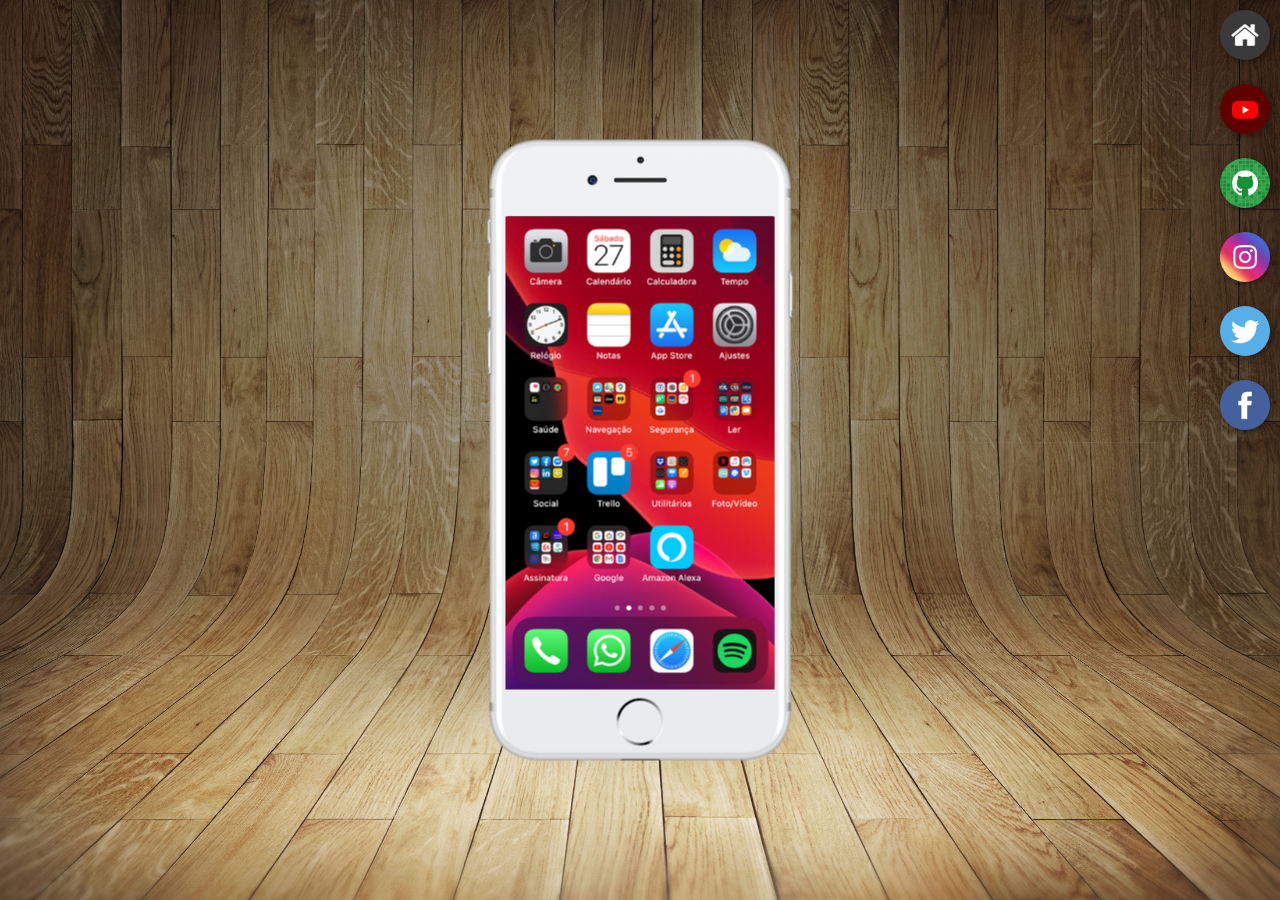
<file: index.html>
<!DOCTYPE html>
<html lang="pt-br">
<head>
    <meta charset="UTF-8">
    <meta name="viewport" content="width=device-width, initial-scale=1.0">
    <link rel="shortcut icon" href="favicon.ico" type="image/x-icon">
    <title>Projeto Redes Sociais</title>
    <link rel="stylesheet" href="estilos/style.css">
</head>
<body>
    <main>
        <section id="telefone">
            <iframe src="home.html" frameborder="0" name="tela" id="tela" sandbox="sandbox" referrerpolicy: no-referrer>
                Seu navegador não é compatível com isso.
            </iframe>
        </section>
        <section id="redes-sociais">
            <a href="home.html" target="tela"><img src="imagens/logo-home.jpg" alt="Home"></a> <br>
            <a href="youtube.html" target="tela"><img src="imagens/logo-youtube.jpg" alt="Youtube"></a> <br>
            <a href="github.html" target="tela"><img src="imagens/logo-github.jpg" alt="GitHub"></a> <br>
            <a href="instagram.html" target="tela"><img src="imagens/logo-instagram.jpg" alt="Instagram"></a> <br>
            <a href="twitter.html" target="tela"><img src="imagens/logo-twitter.jpg" alt="Twitter"></a> <br>
            <a href="facebook.html" target="tela"><img src="imagens/logo-facebook.jpg" alt="Facebook"></a>
        </section>
    </main>
</body>
</html>
</file>
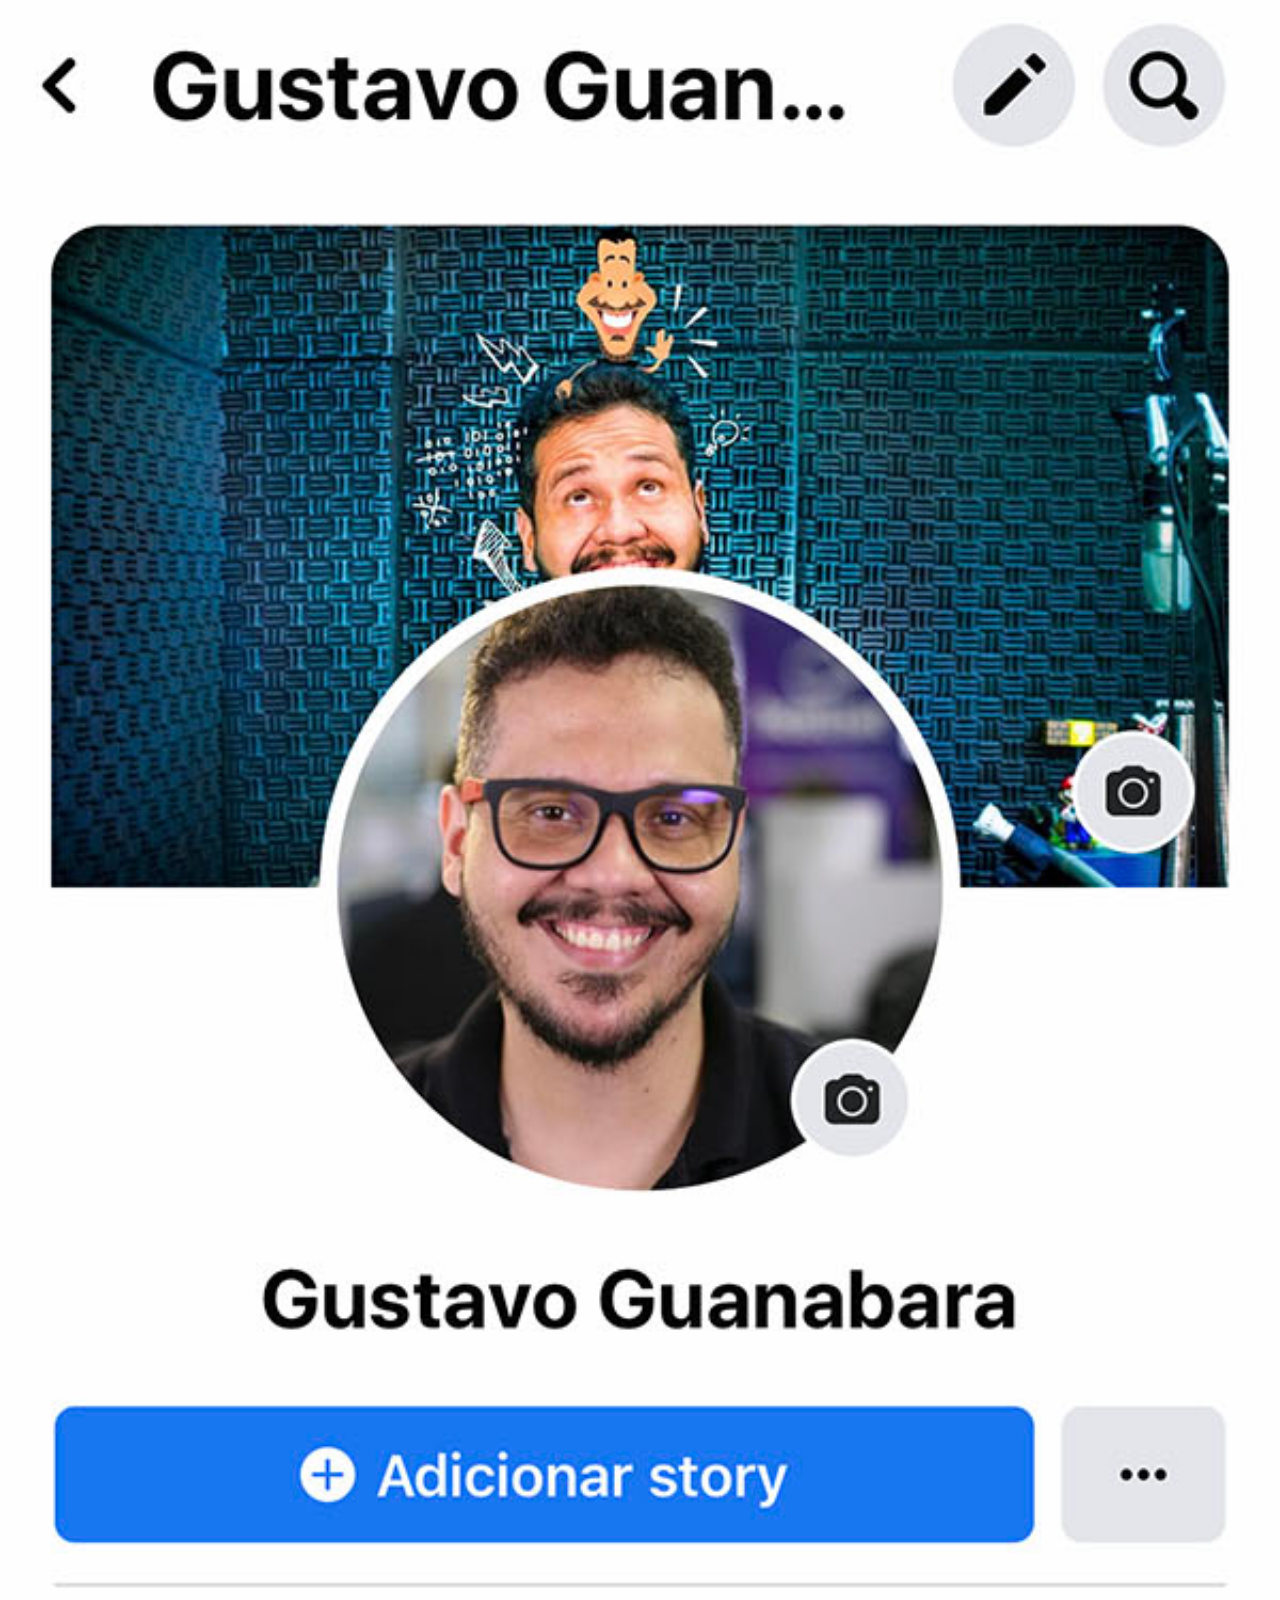
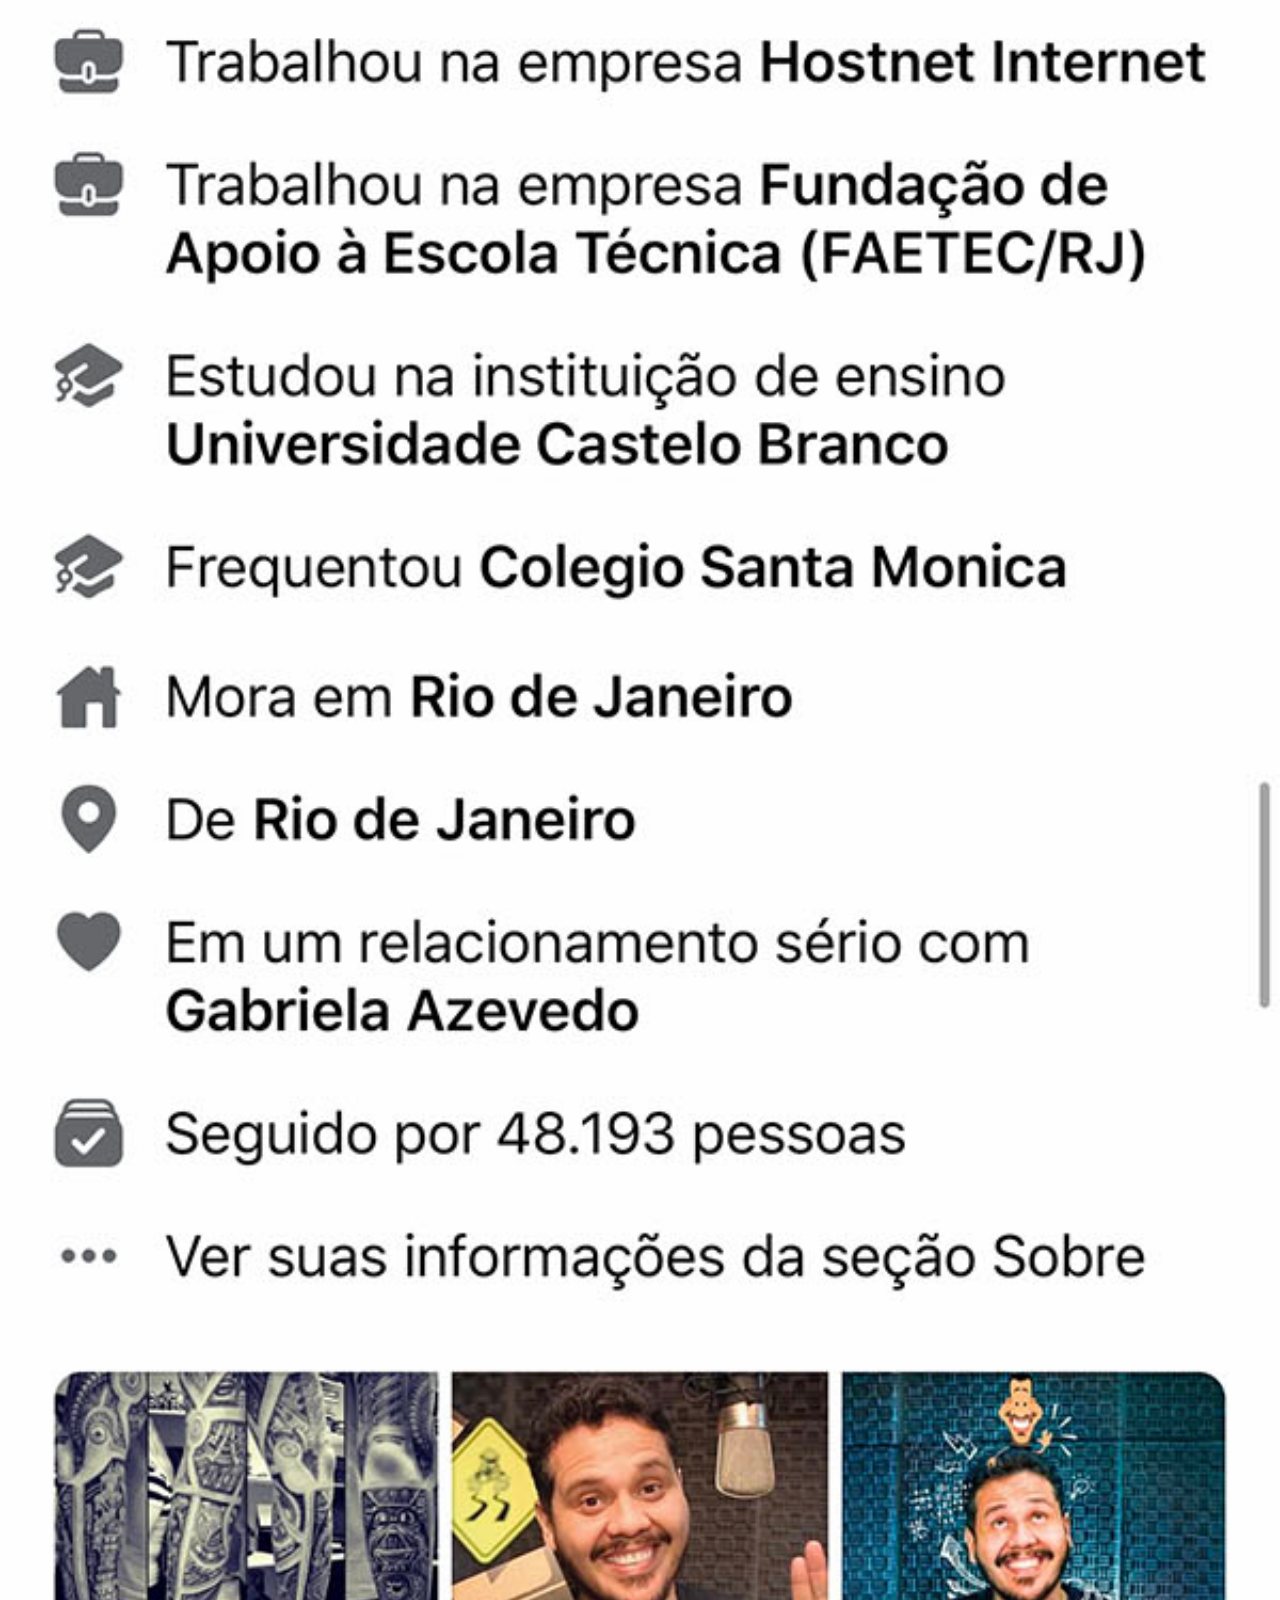
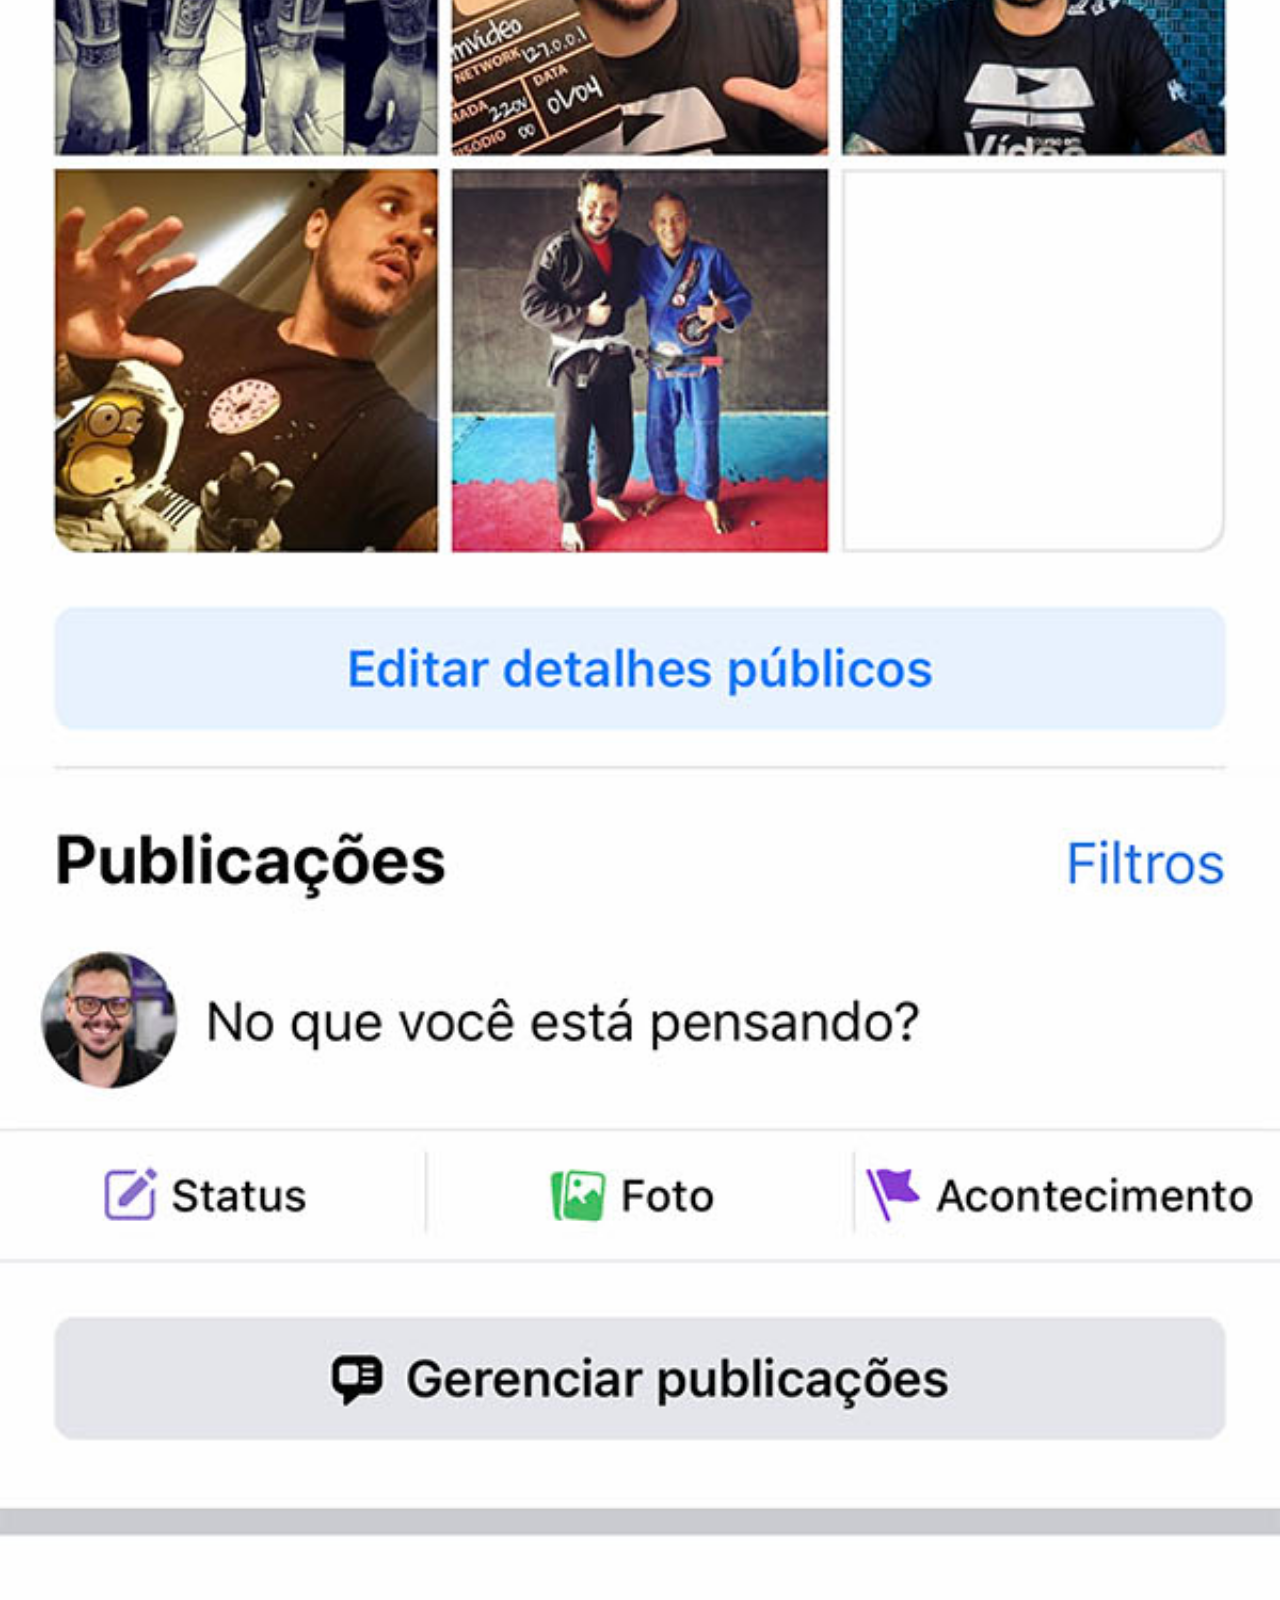
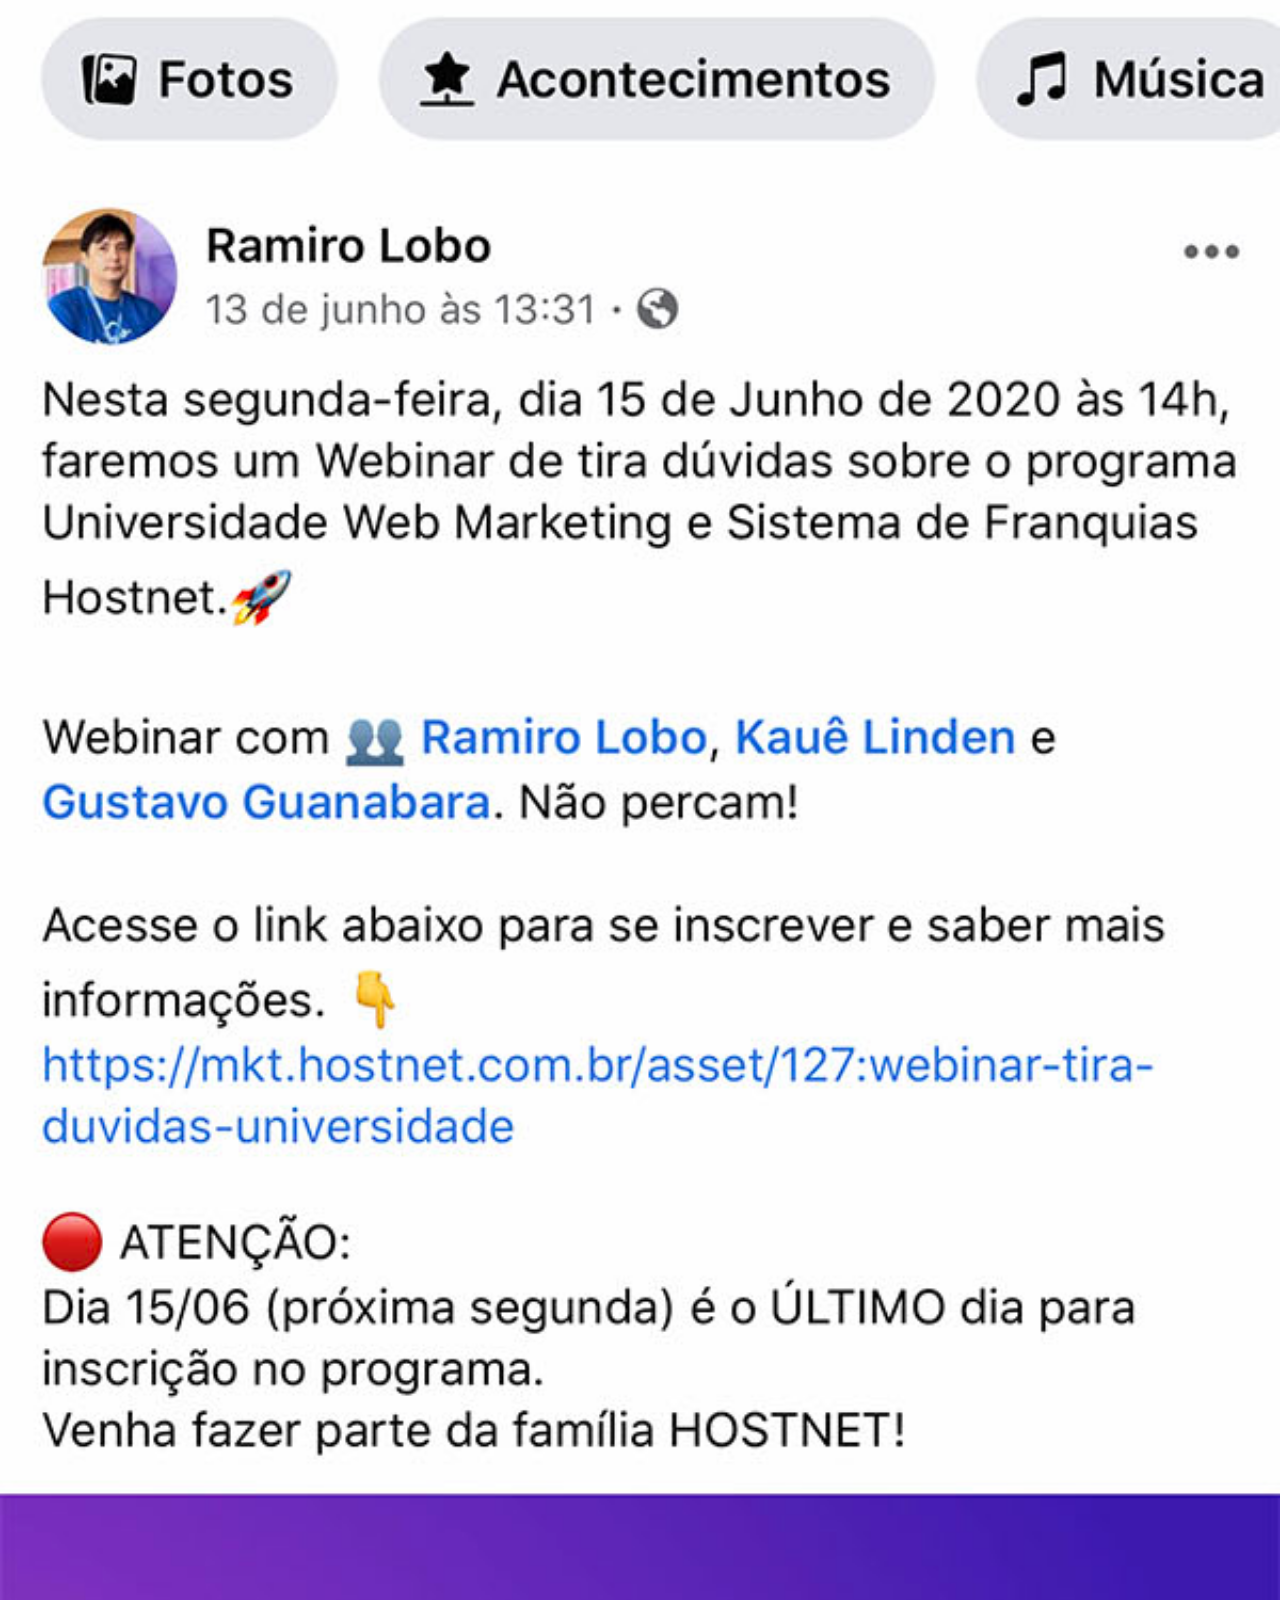
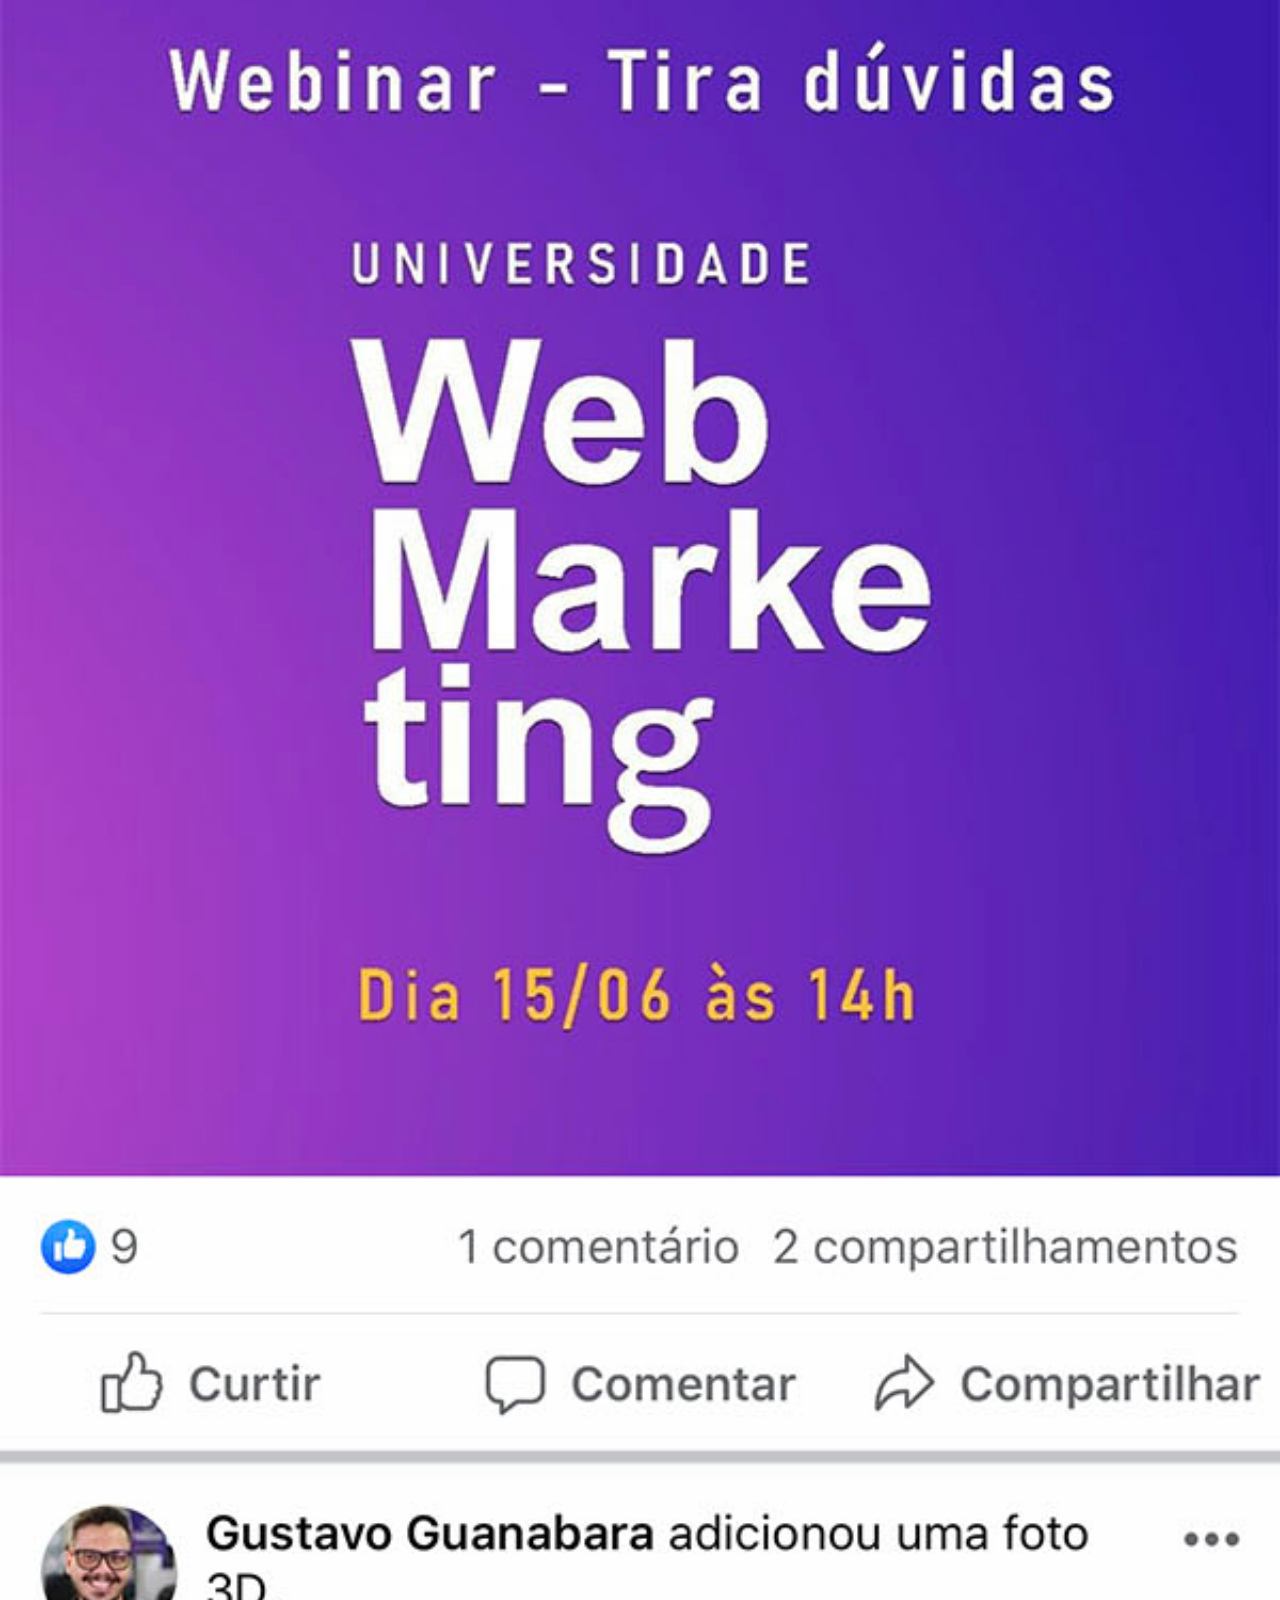
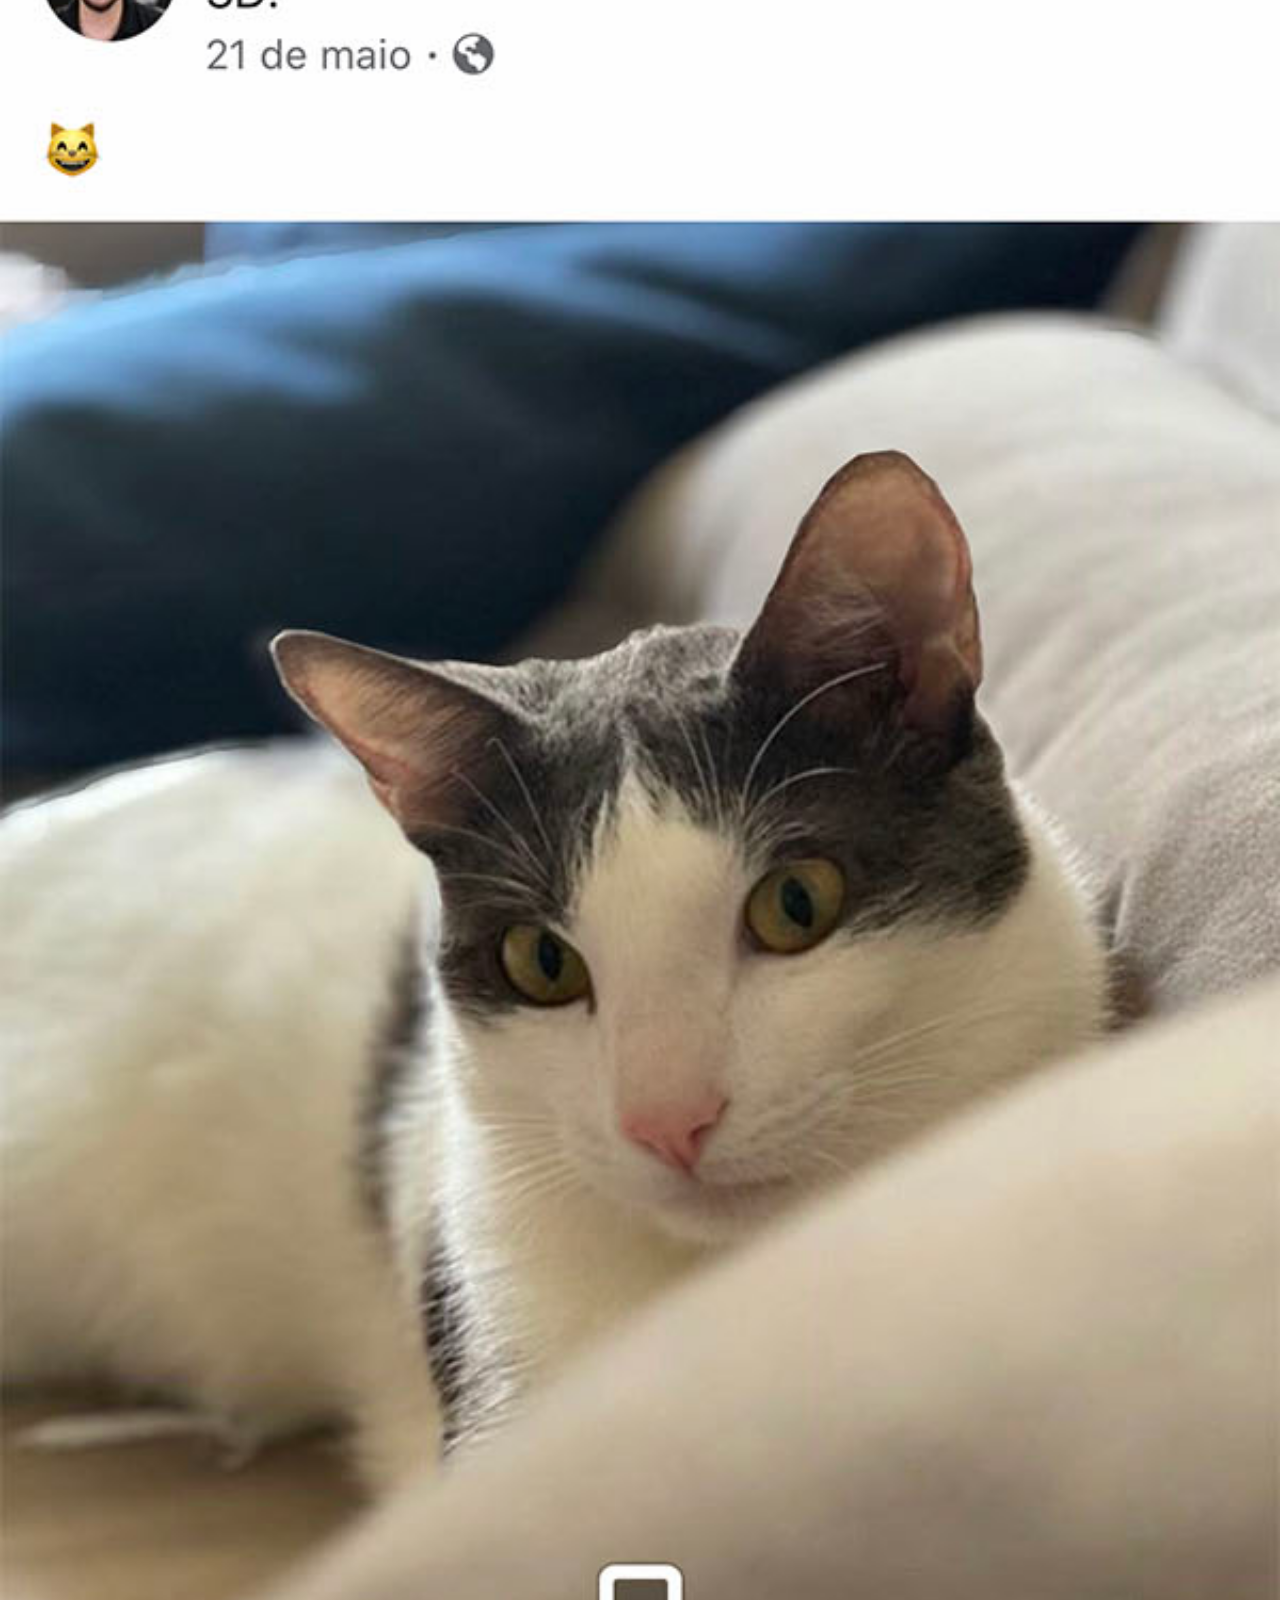
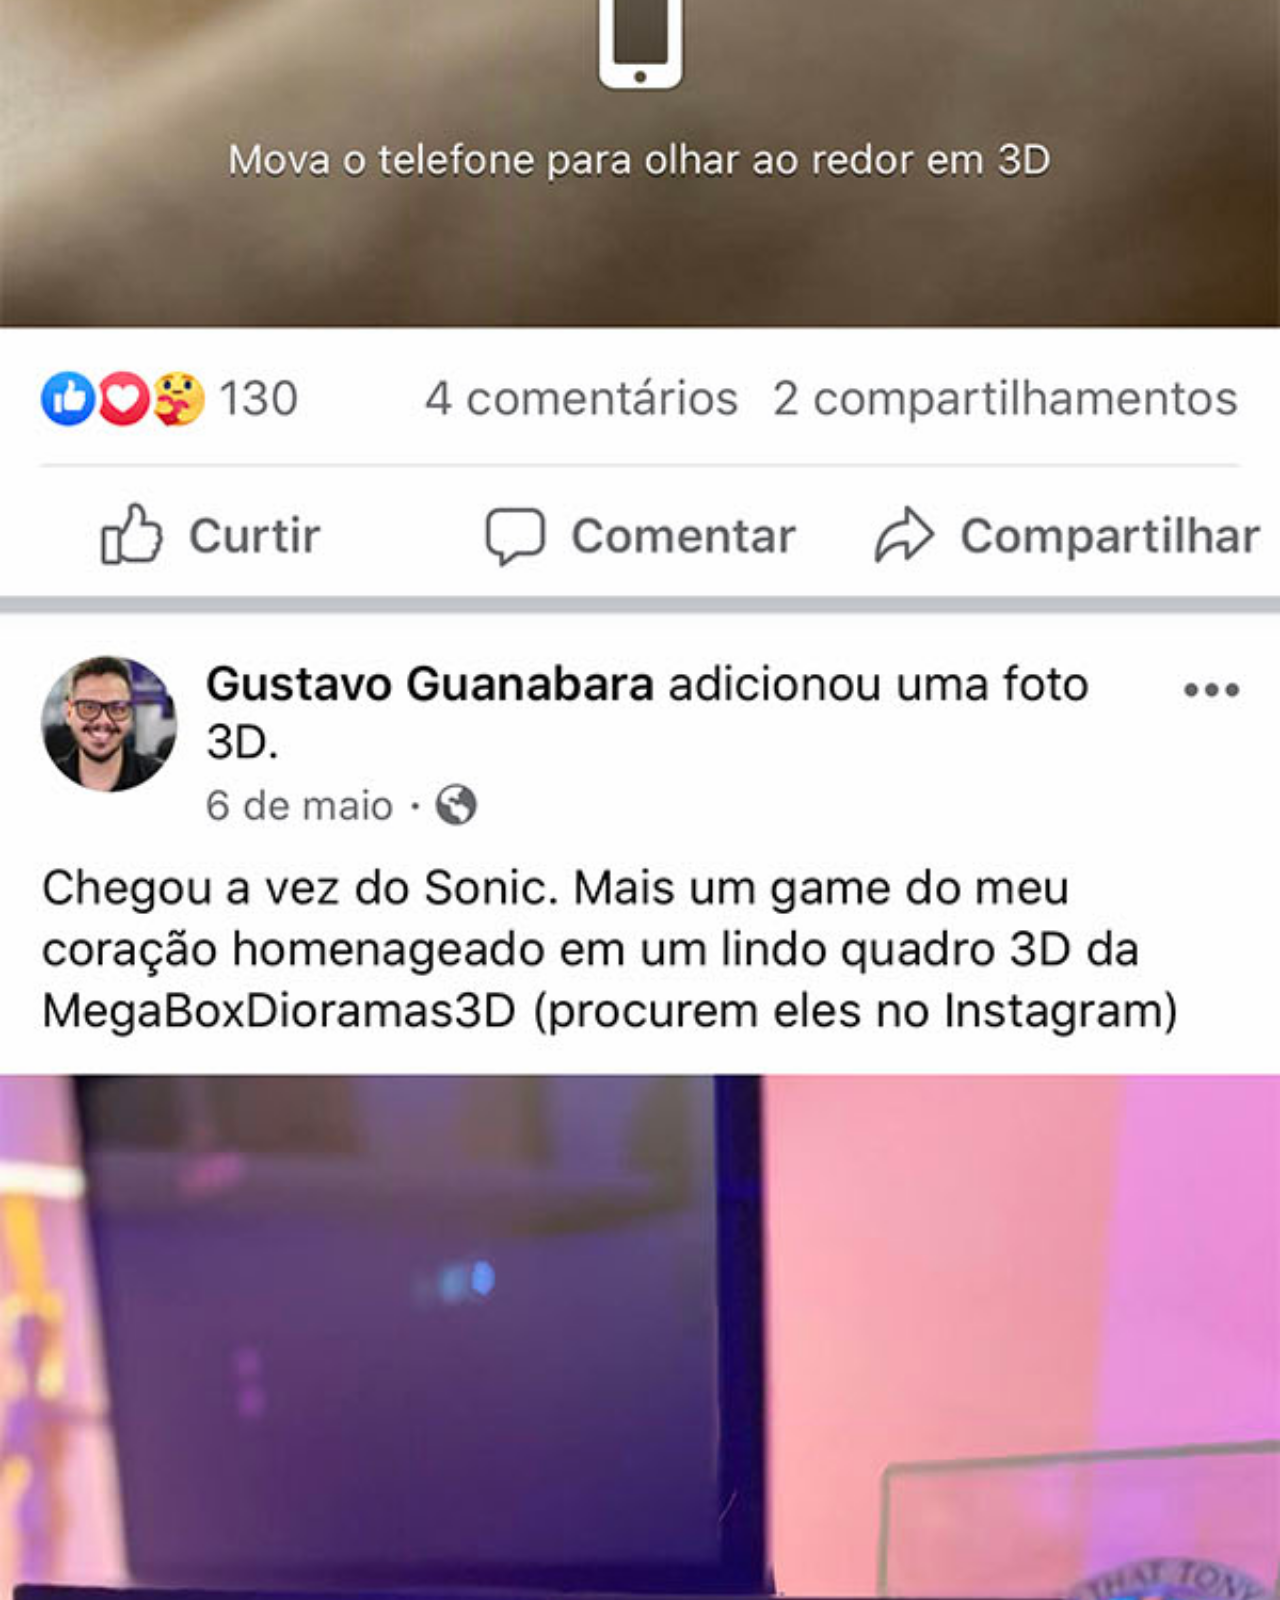
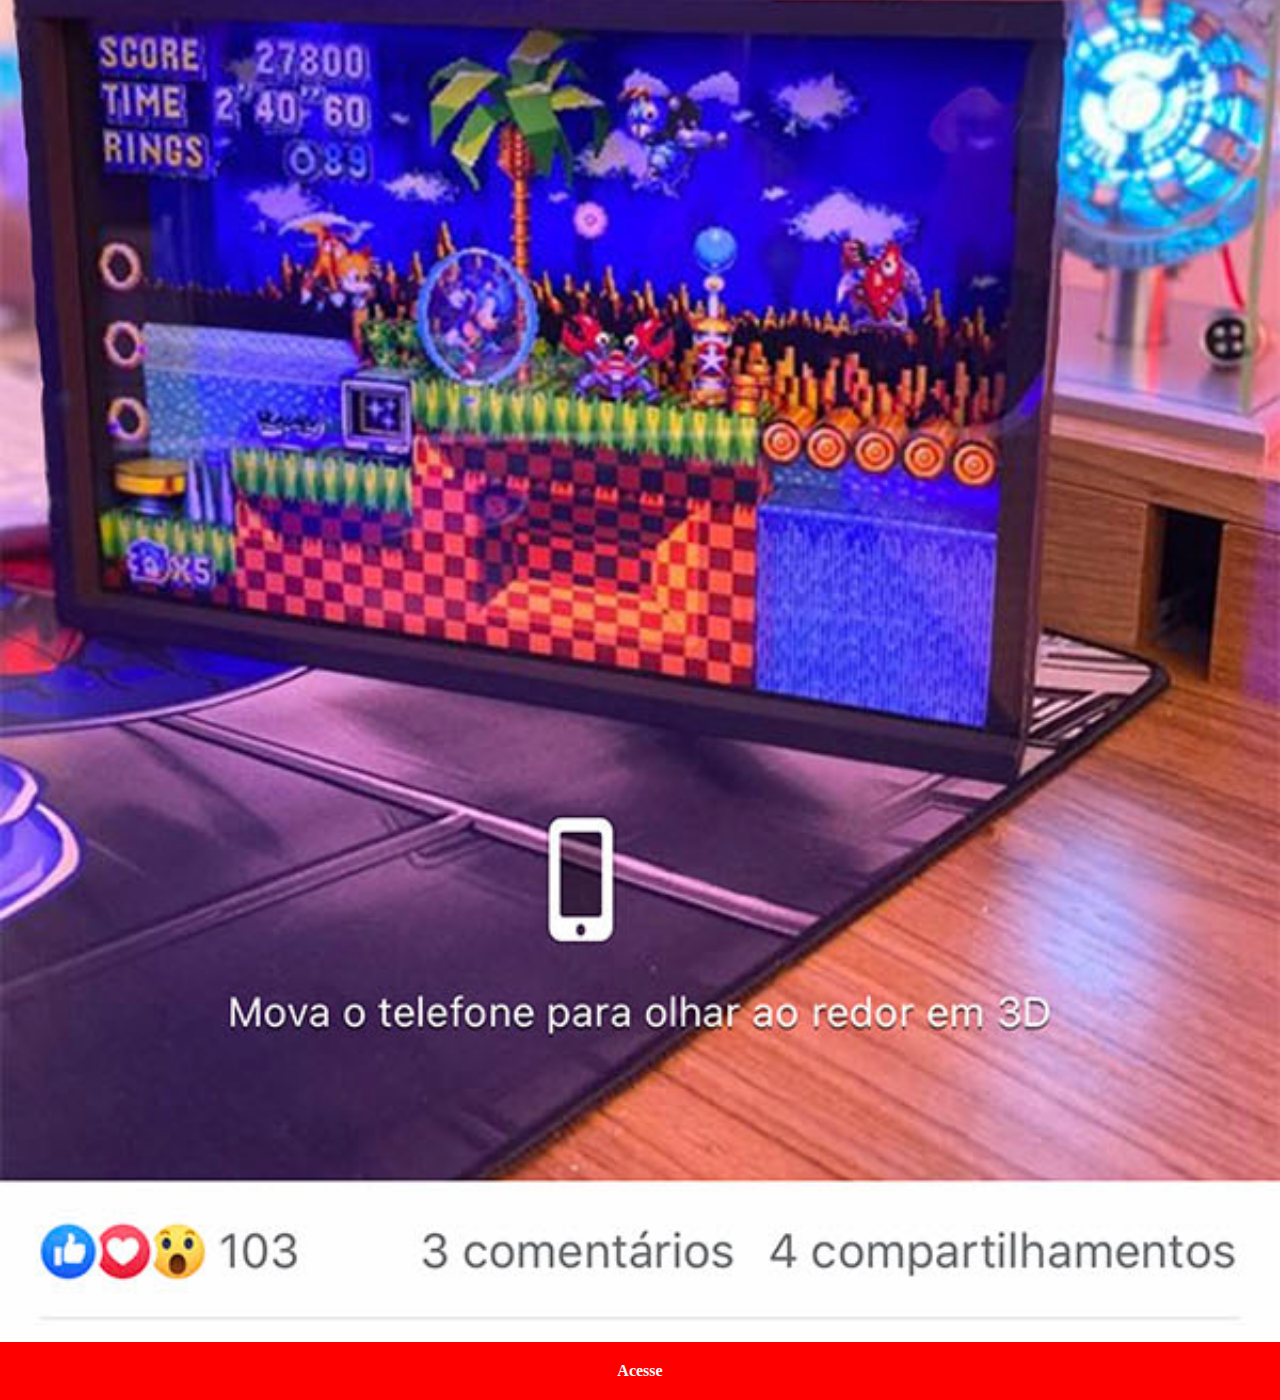
<file: facebook.html>
<!DOCTYPE html>
<html lang="pt-br">
<head>
    <meta charset="UTF-8">
    <meta name="viewport" content="width=device-width, initial-scale=1.0">
    <title>Facebook</title>
    <style>
        * {
            margin: 0px;
            padding: 0px;
            font-family: Cambria, Cochin, Georgia, Times, 'Times New Roman', serif;
        }

        ::-webkit-scrollbar {
            width: 0px;
            height: 0px;
        }

        img {
            width: 100vw;
        }

        a {
            color: white;
            background-color: red;
            text-align: center;
            text-decoration: none;
            font-weight: bold;
            padding: 20px;
            display: block;
        }

        a:hover {
            background-color: orangered;
        }
    </style>
</head>
<body>
    <img src="imagens/tela-facebook.jpg" alt="Facebook">
    <a href="https://www.facebook.com/gustavoguanabara/?locale=pt_BR" target="_blank" rel="external">Acesse</a>
</body>
</html>
</file>
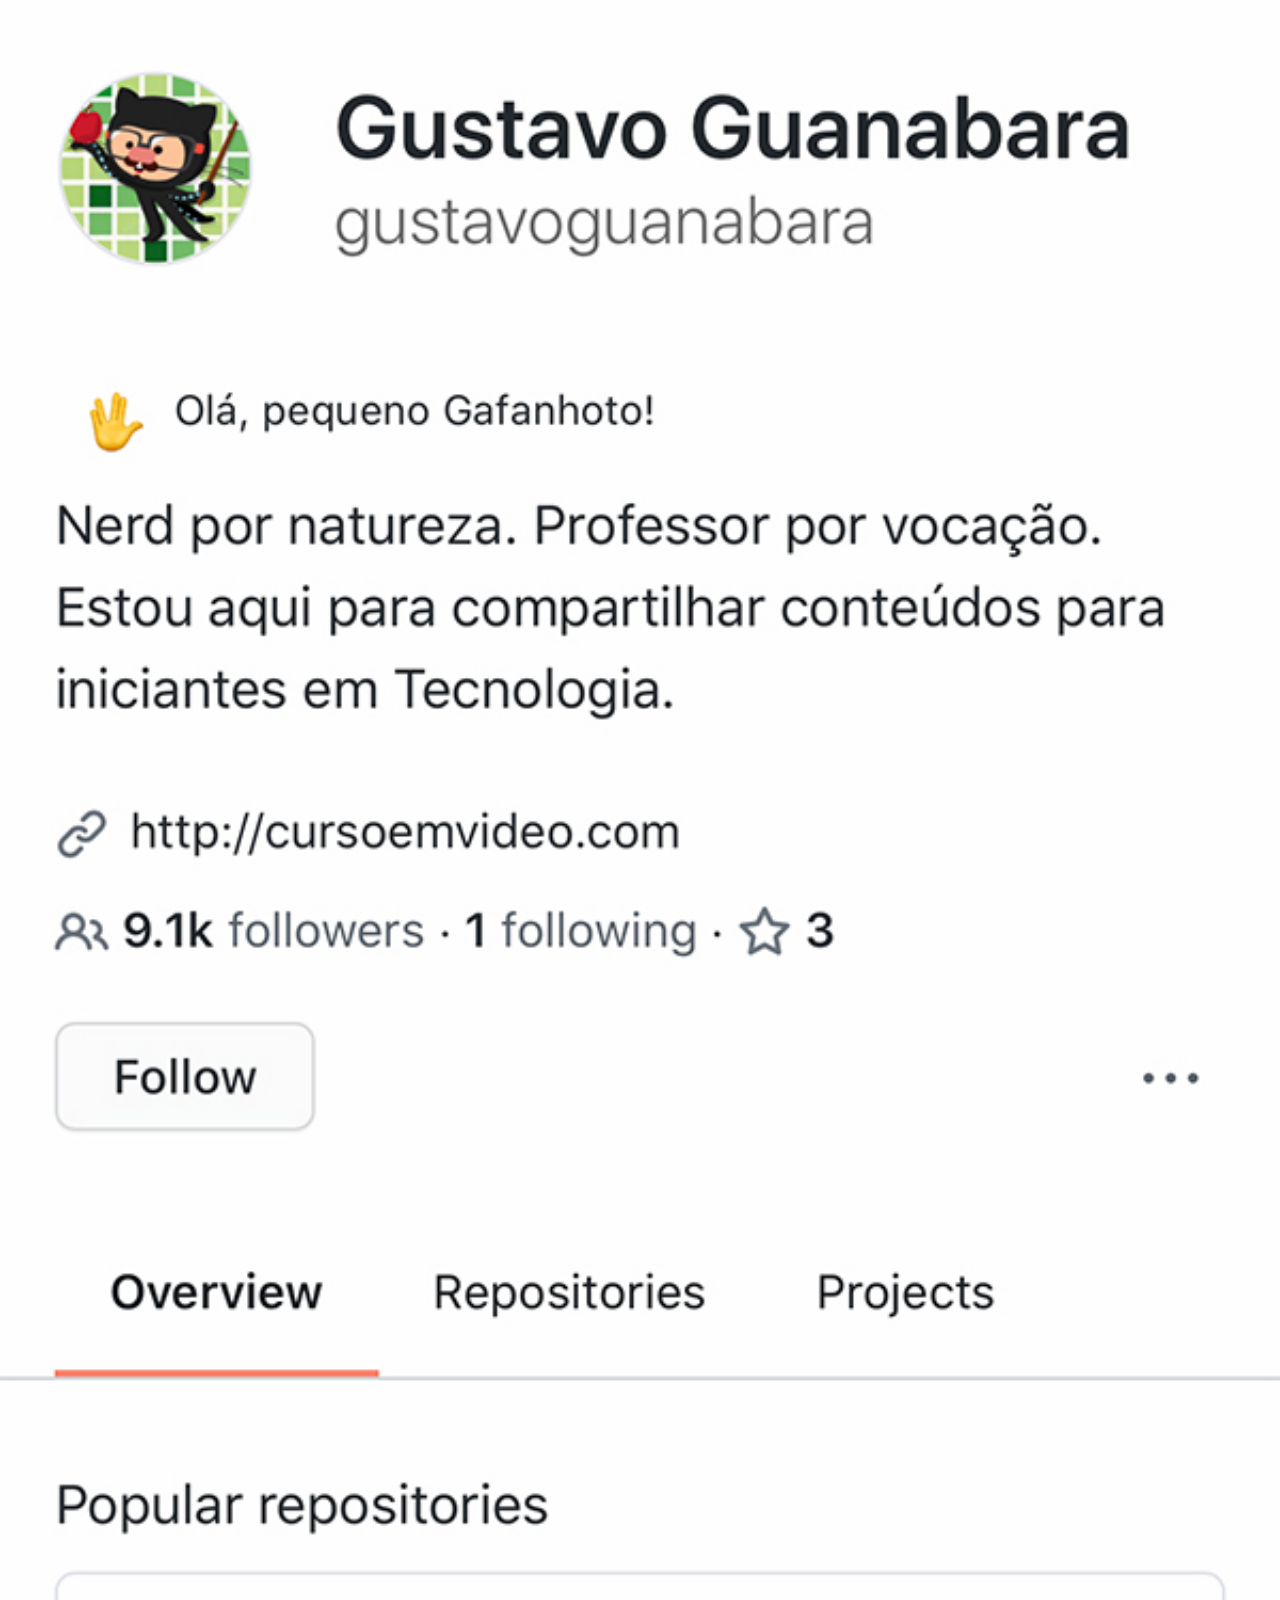
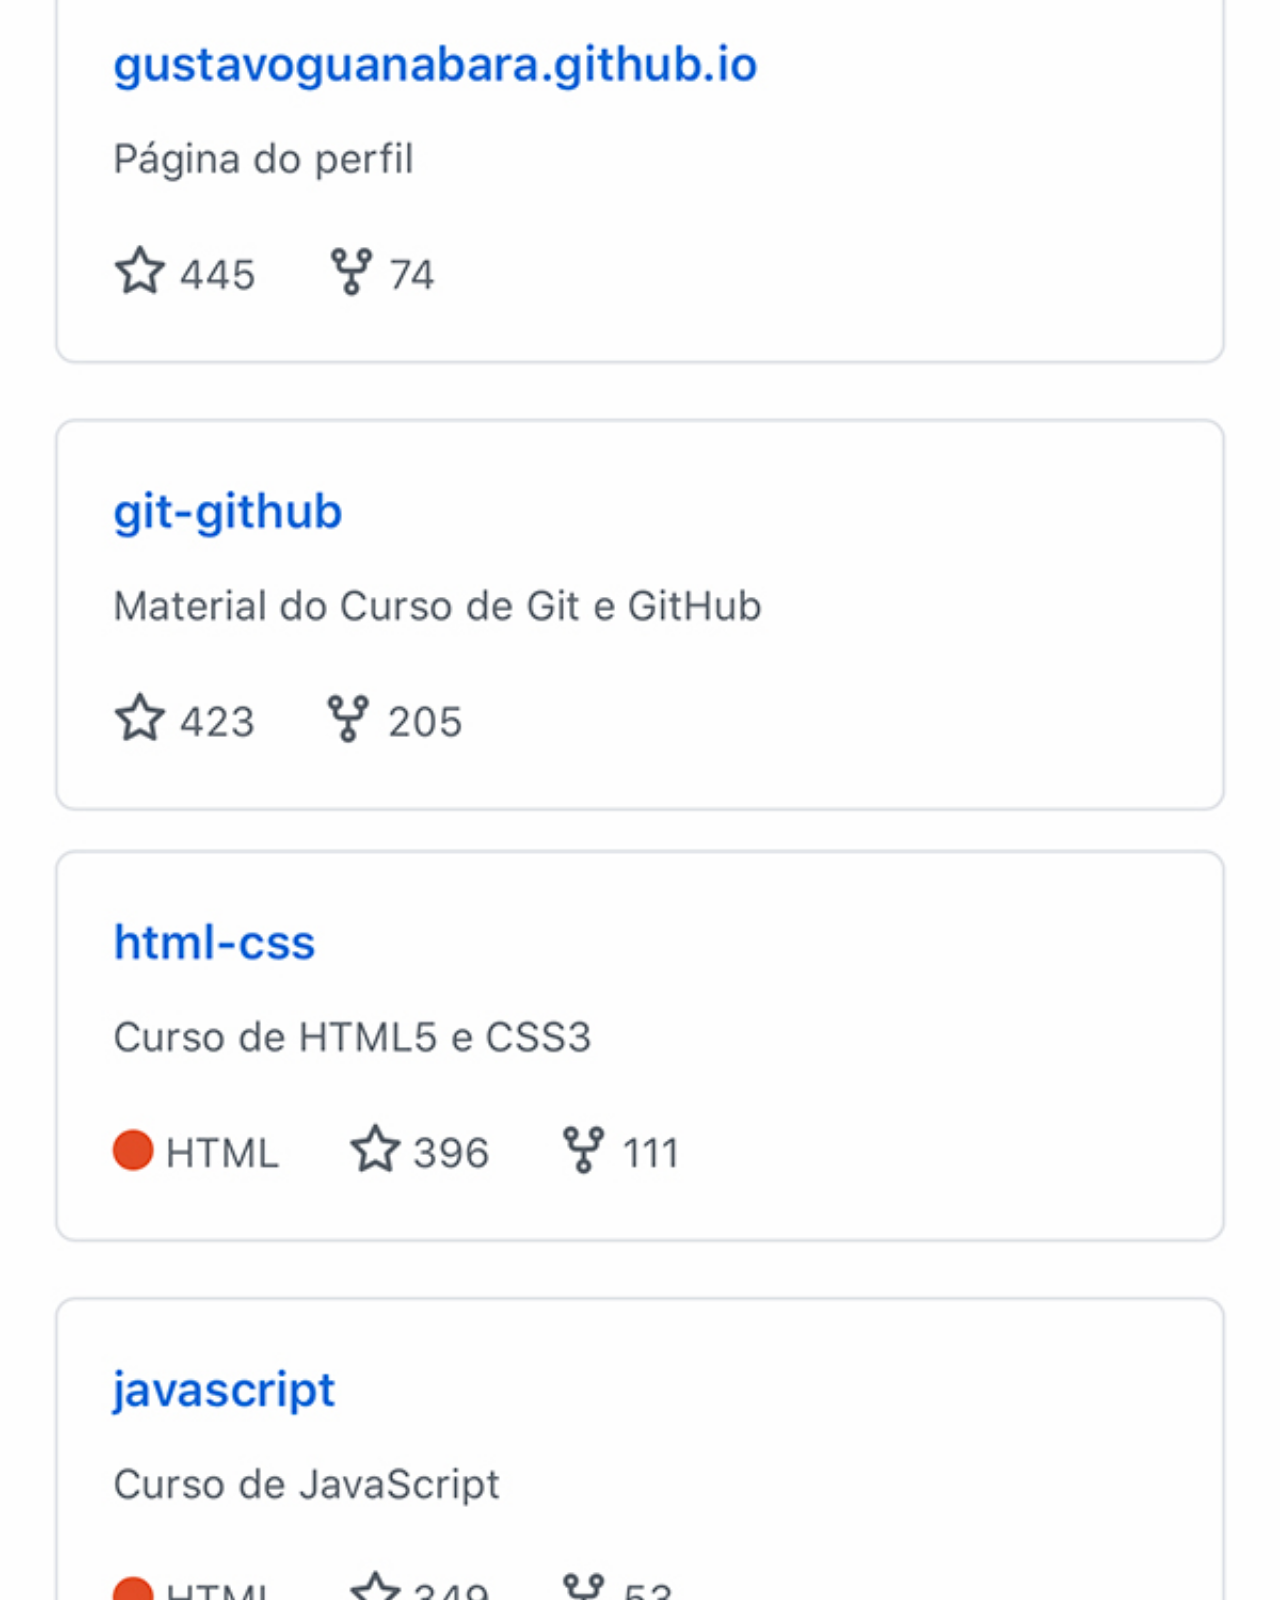
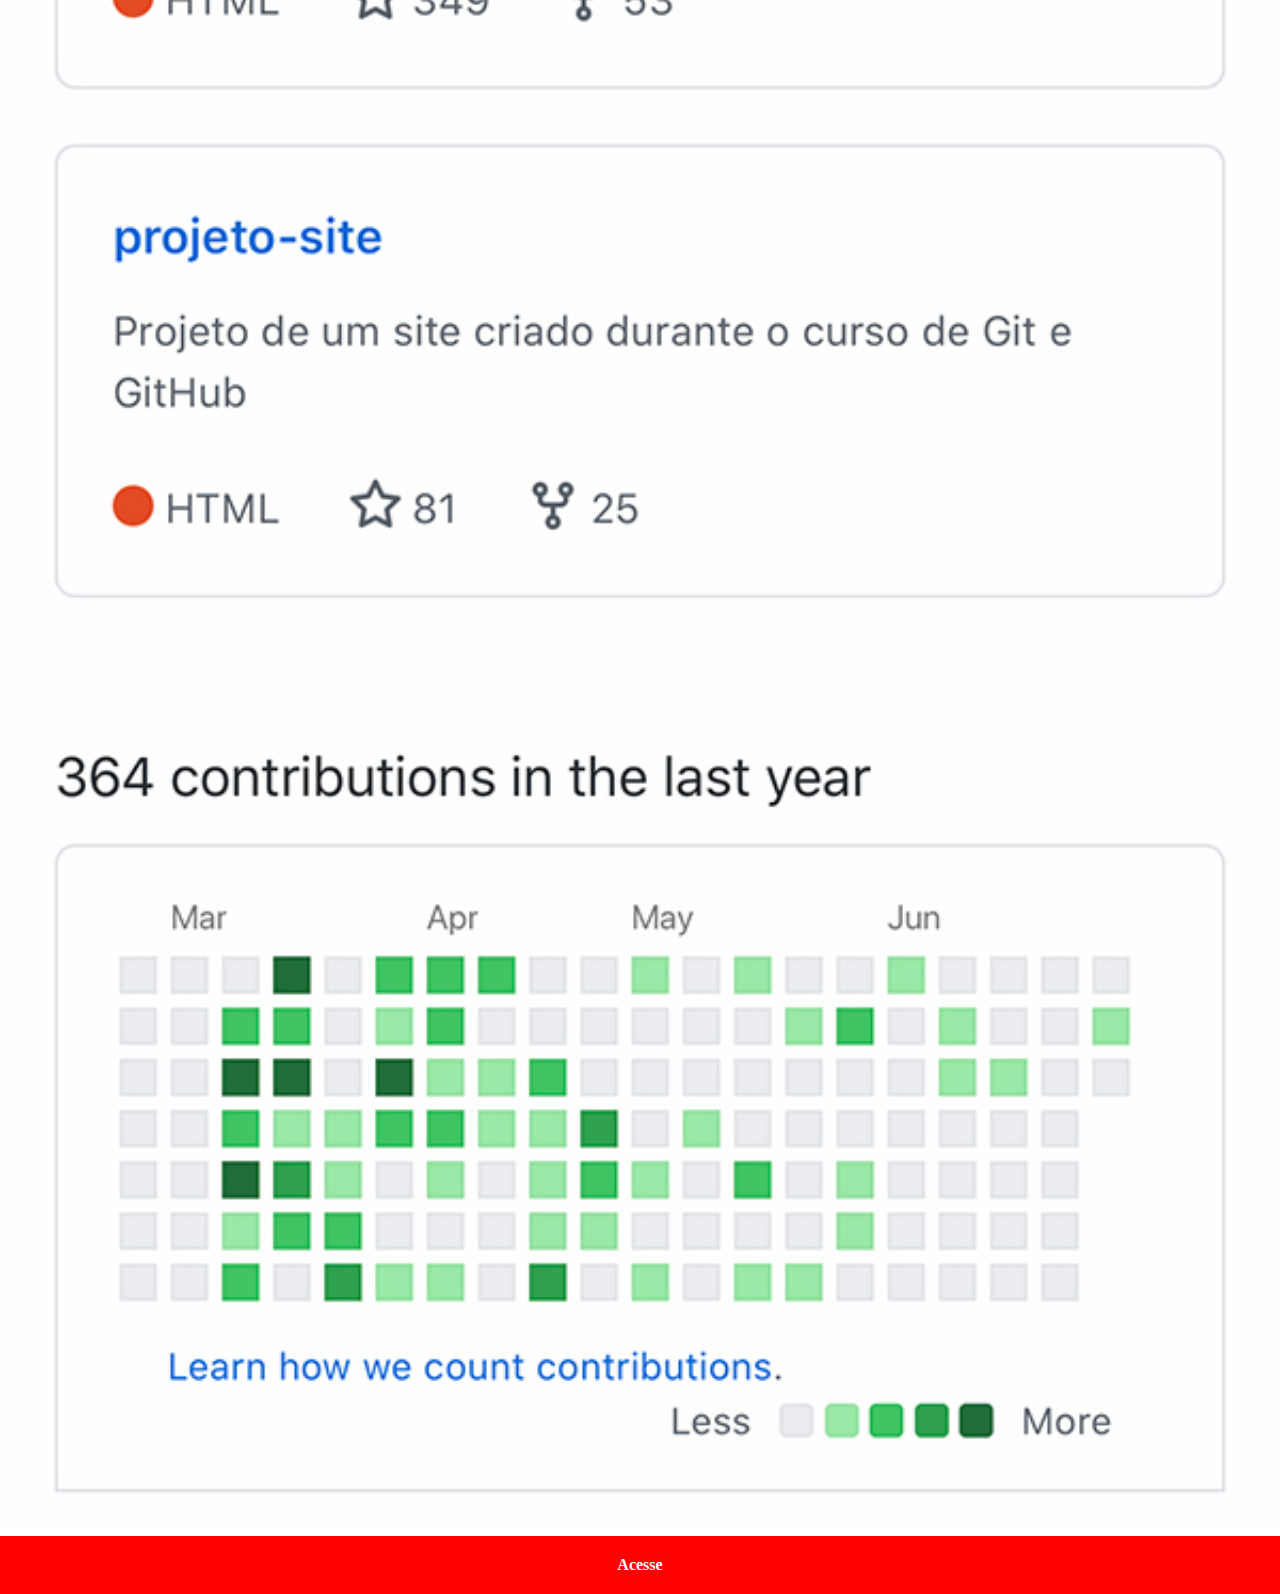
<file: github.html>
<!DOCTYPE html>
<html lang="pt-br">
<head>
    <meta charset="UTF-8">
    <meta name="viewport" content="width=device-width, initial-scale=1.0">
    <title>GitHub</title>
    <style>
        * {
            margin: 0px;
            padding: 0px;
            font-family: Cambria, Cochin, Georgia, Times, 'Times New Roman', serif;
        }

        ::-webkit-scrollbar {
            width: 0px;
            height: 0px;
        }

        img {
            width: 100vw;
        }

        a {
            background-color: red;
            padding: 20px;
            text-decoration: none;
            text-align: center;
            font-weight: bold;
            color: white;
            display: block;
        }

        a:hover {
            background-color: orangered;
        }
    </style>
</head>
<body>
    <img src="imagens/tela-github.jpg" alt="GitHub">
    <a href="https://github.com/gustavoguanabara" target="_blank" rel="external">Acesse</a>
</body>
</html>
</file>
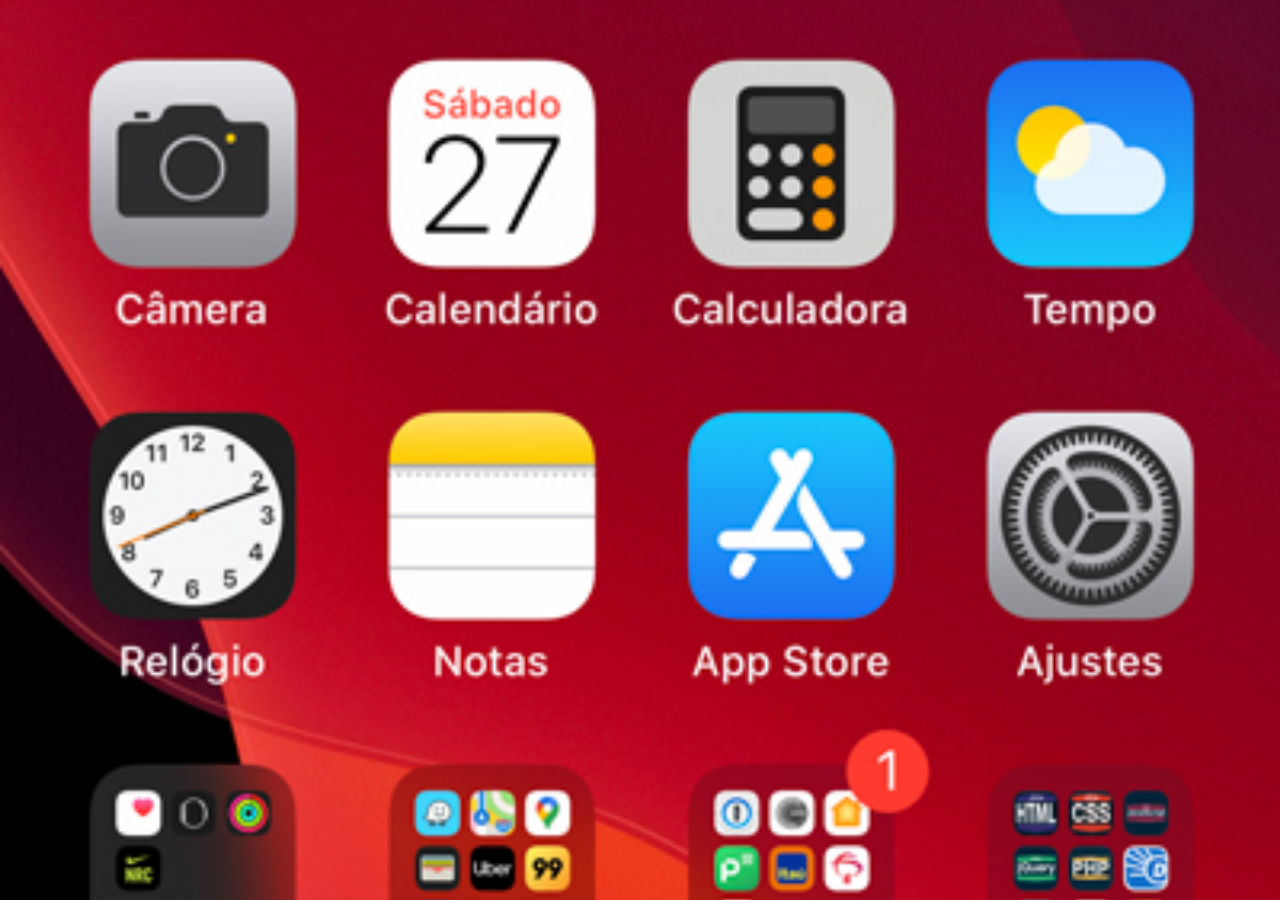
<file: home.html>
<!DOCTYPE html>
<html lang="pt-br">
<head>
    <meta charset="UTF-8">
    <meta name="viewport" content="width=device-width, initial-scale=1.0">
    <title>Home</title>
</head>
<style>
    * {
        margin: 0;
        padding: 0;
    }

    body {
        width: 100vw;
        height: 100vh;
        background: black url("imagens/tela-home.jpg") no-repeat top center;
        background-size: cover;
    }
</style>
<body>
    
</body>
</html>
</file>
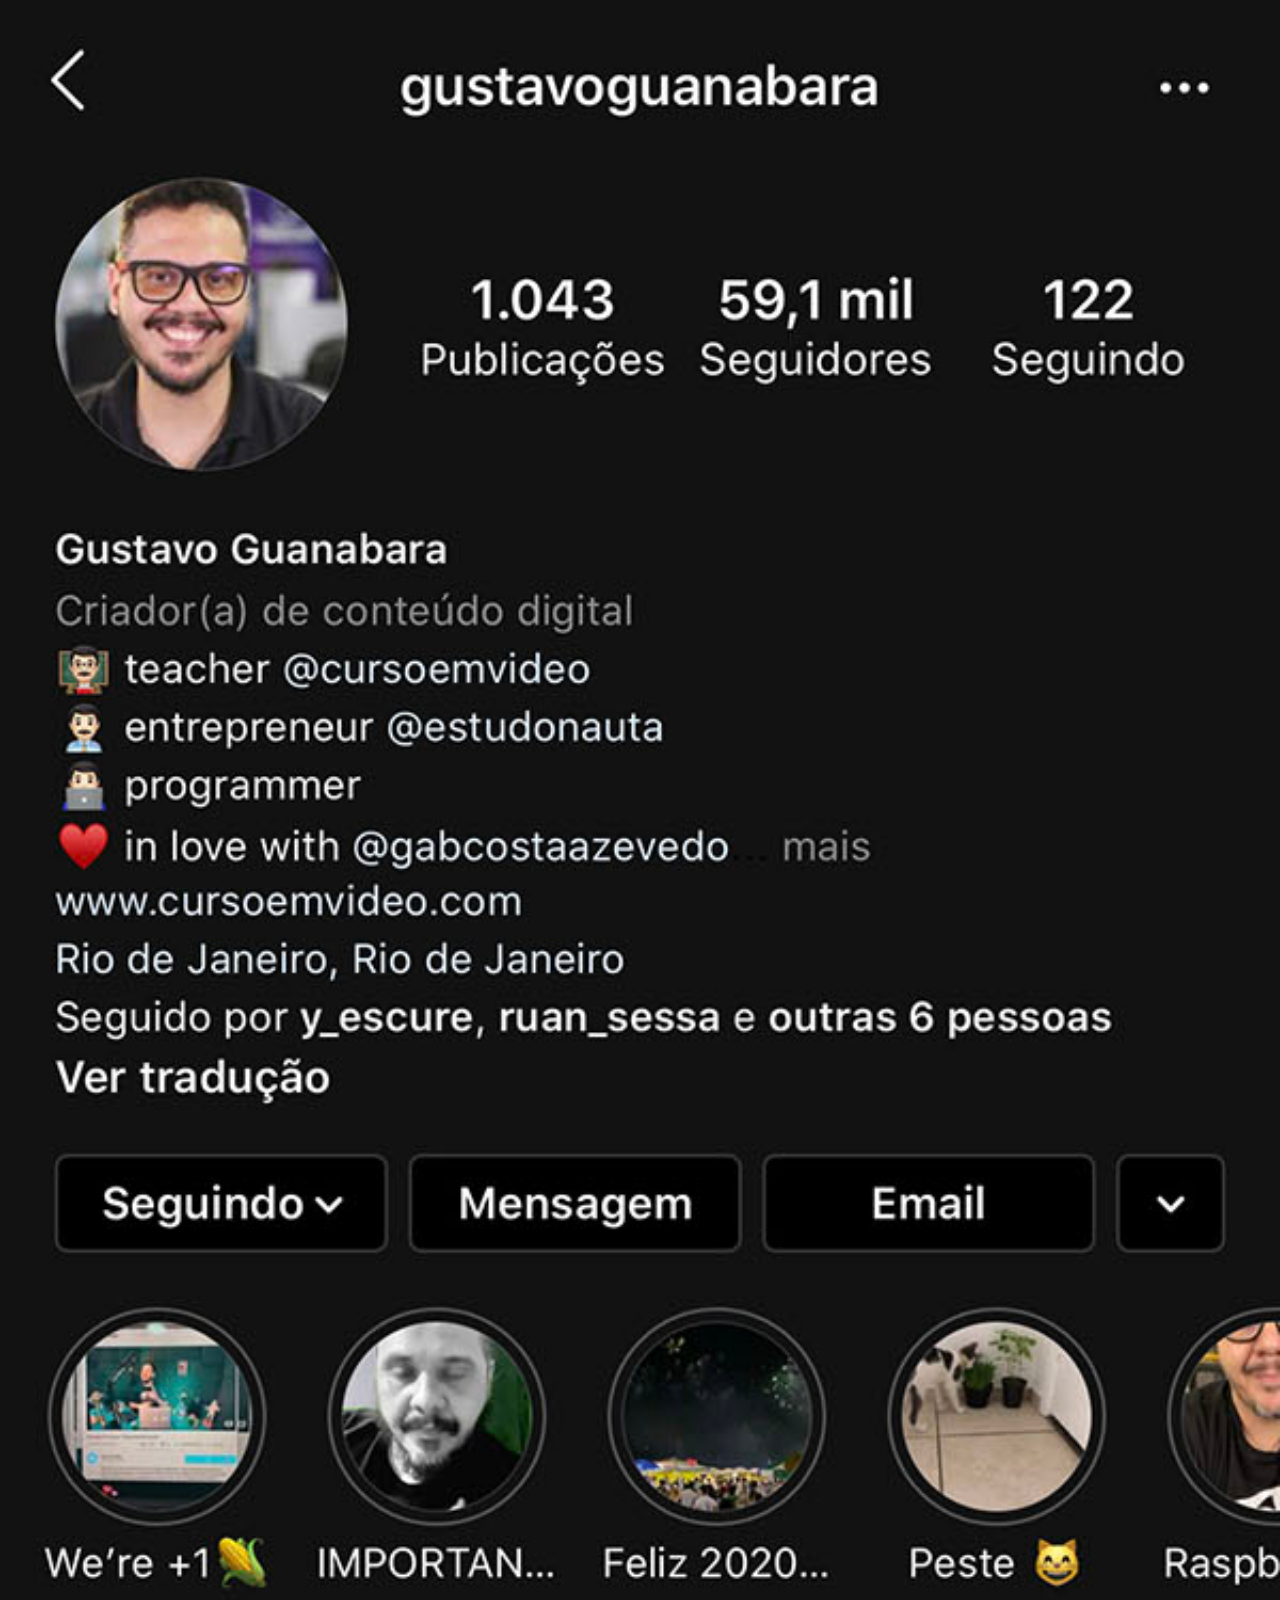
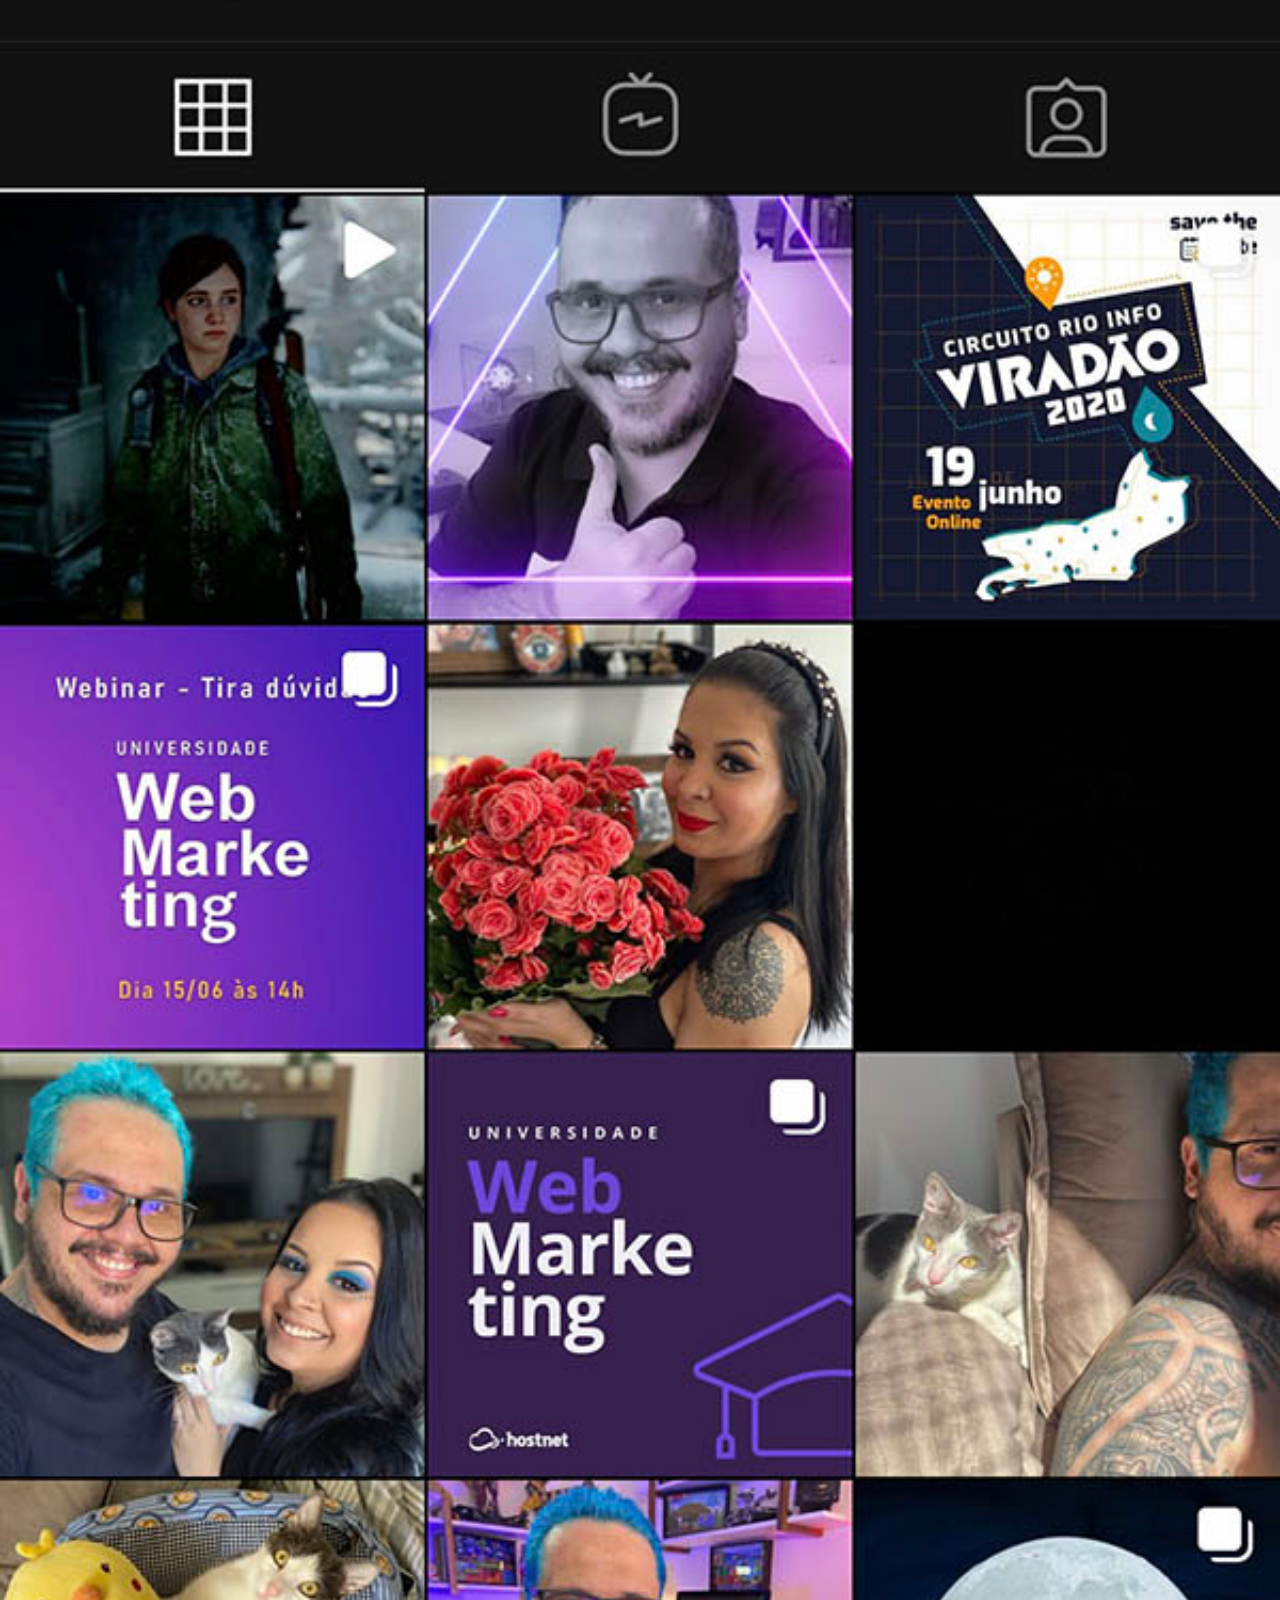
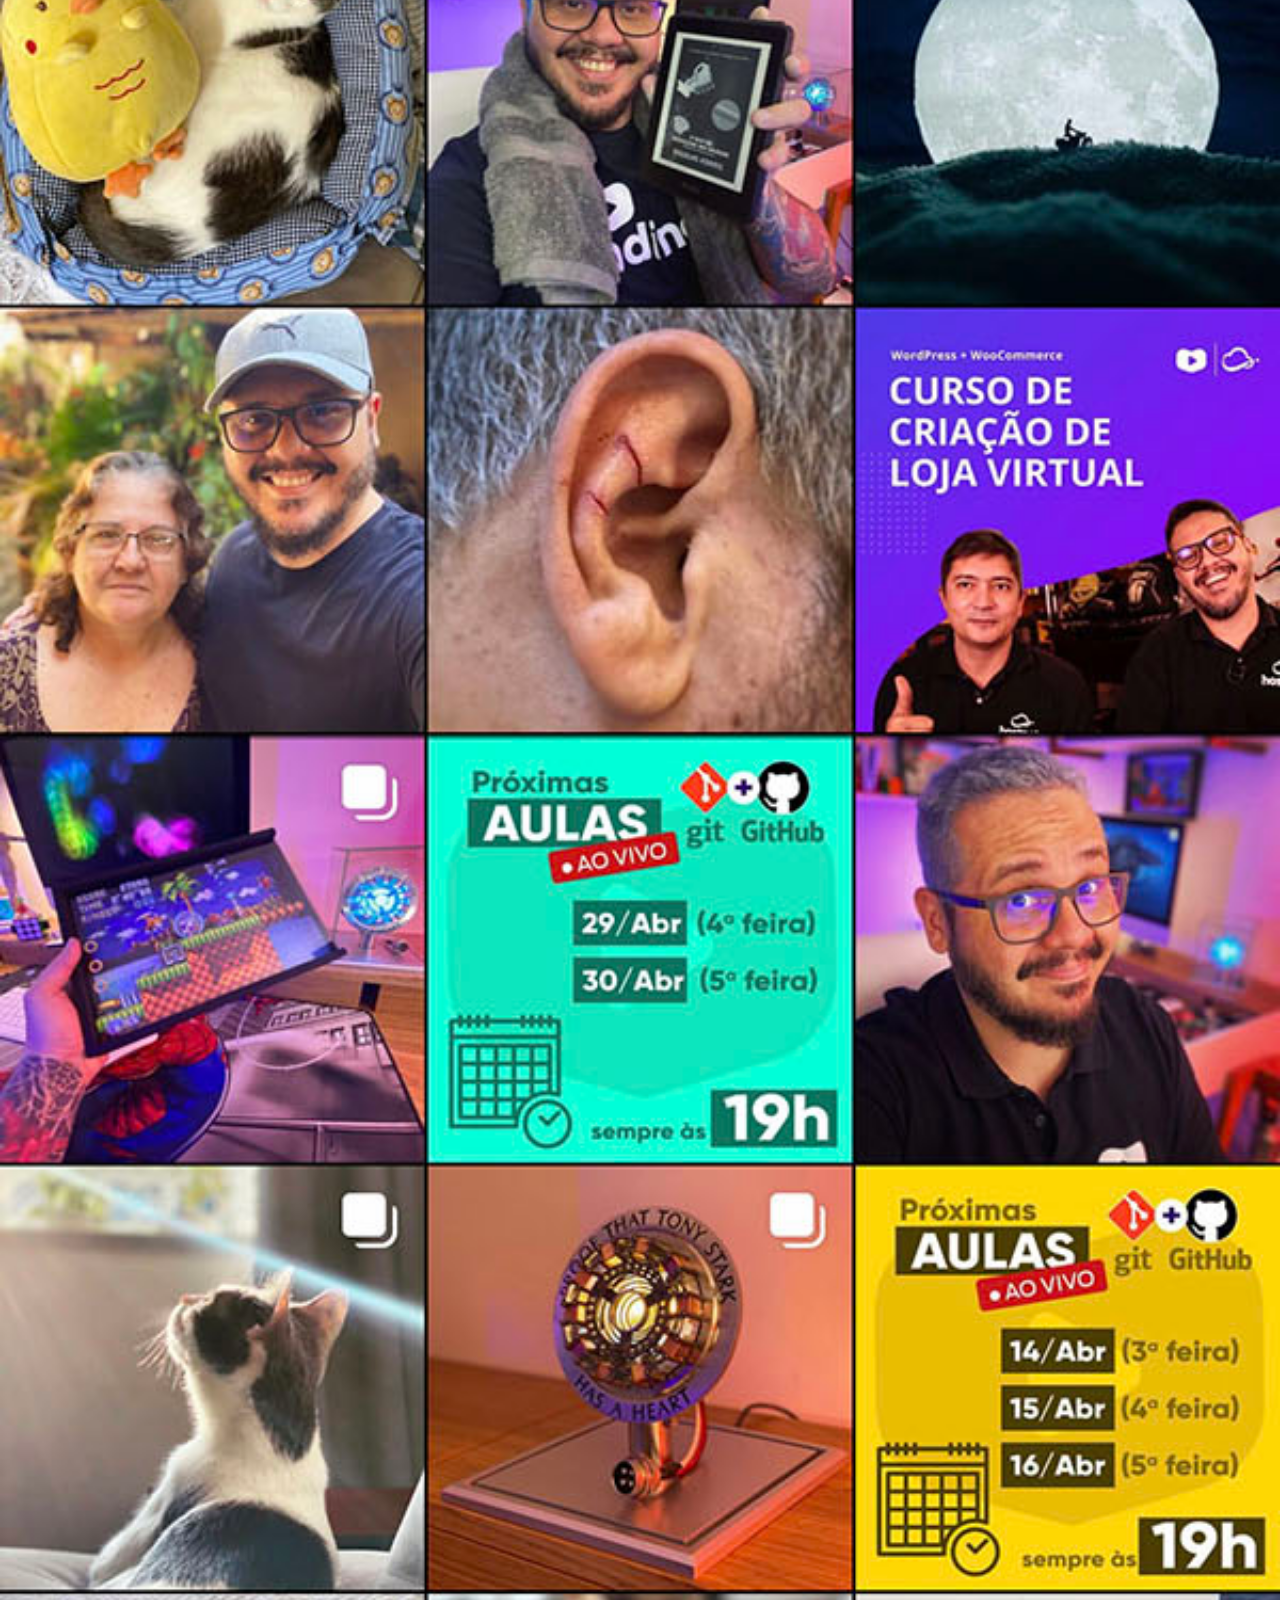
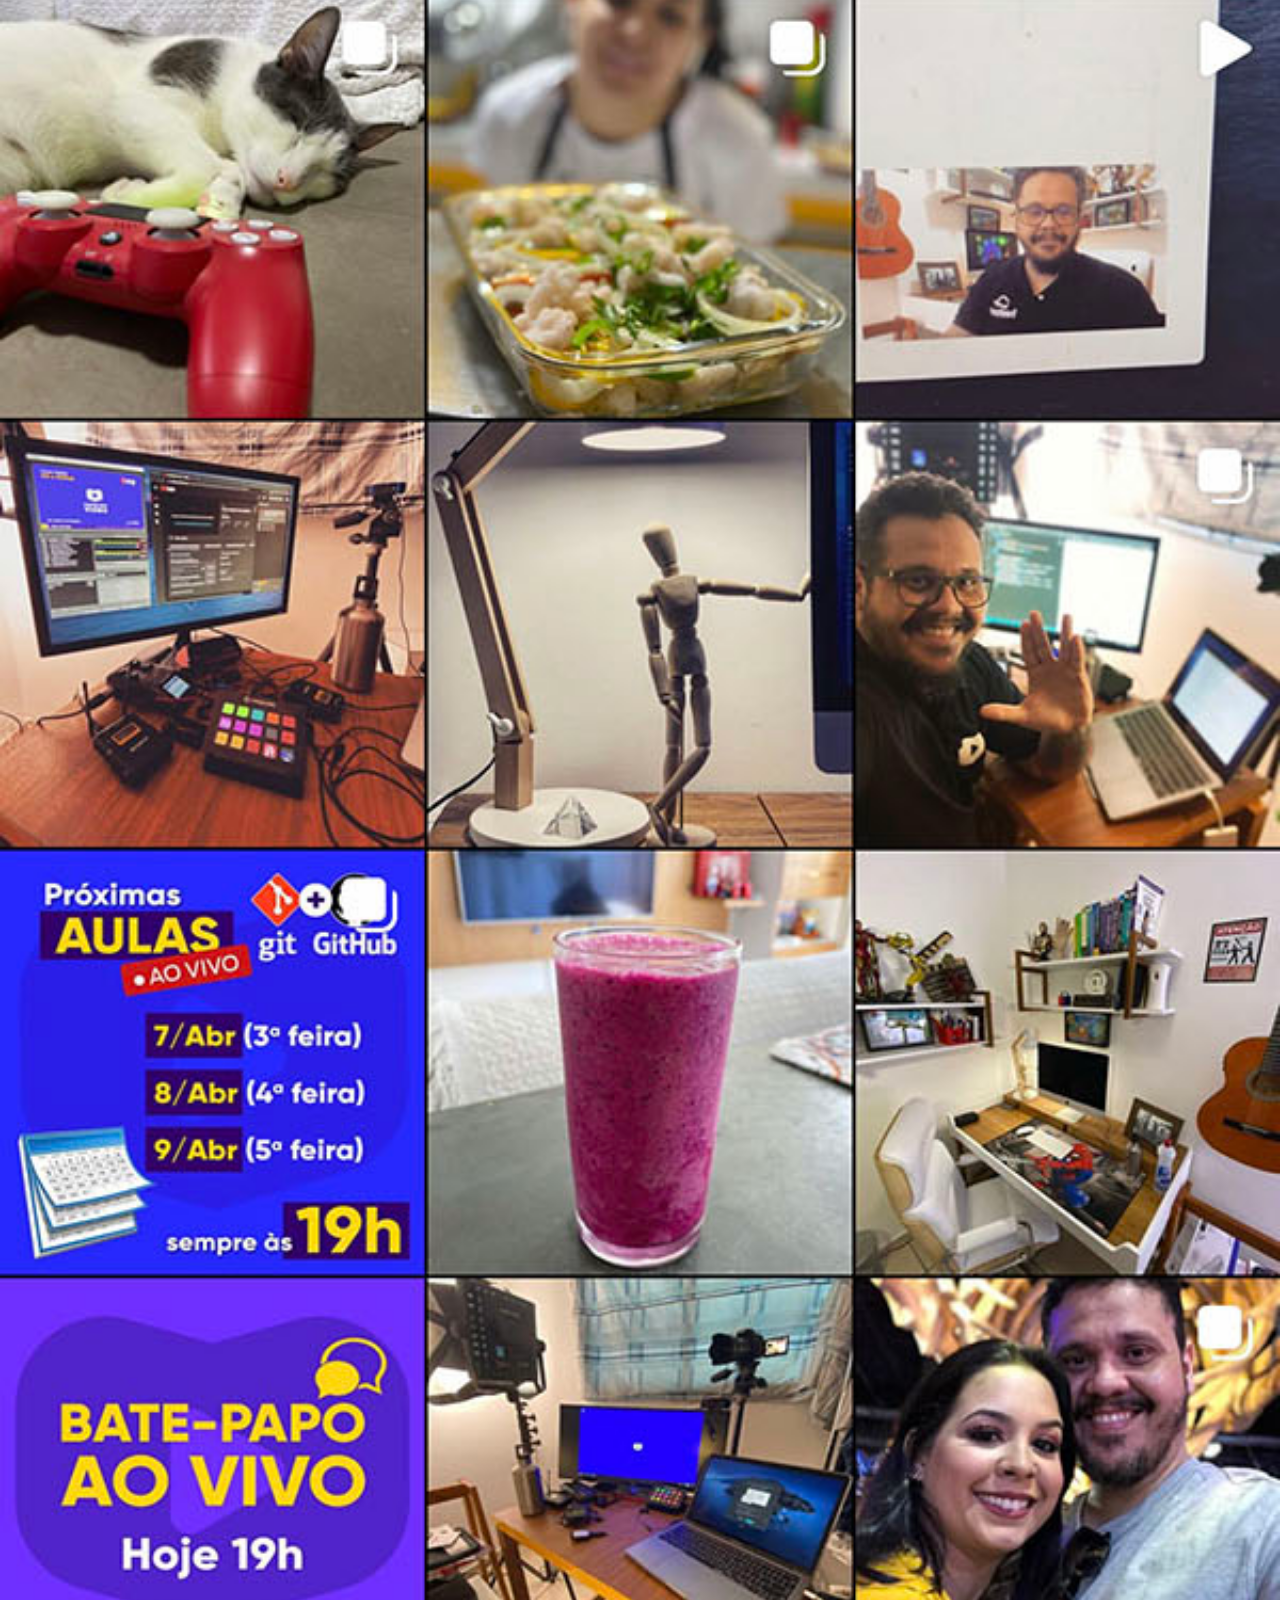
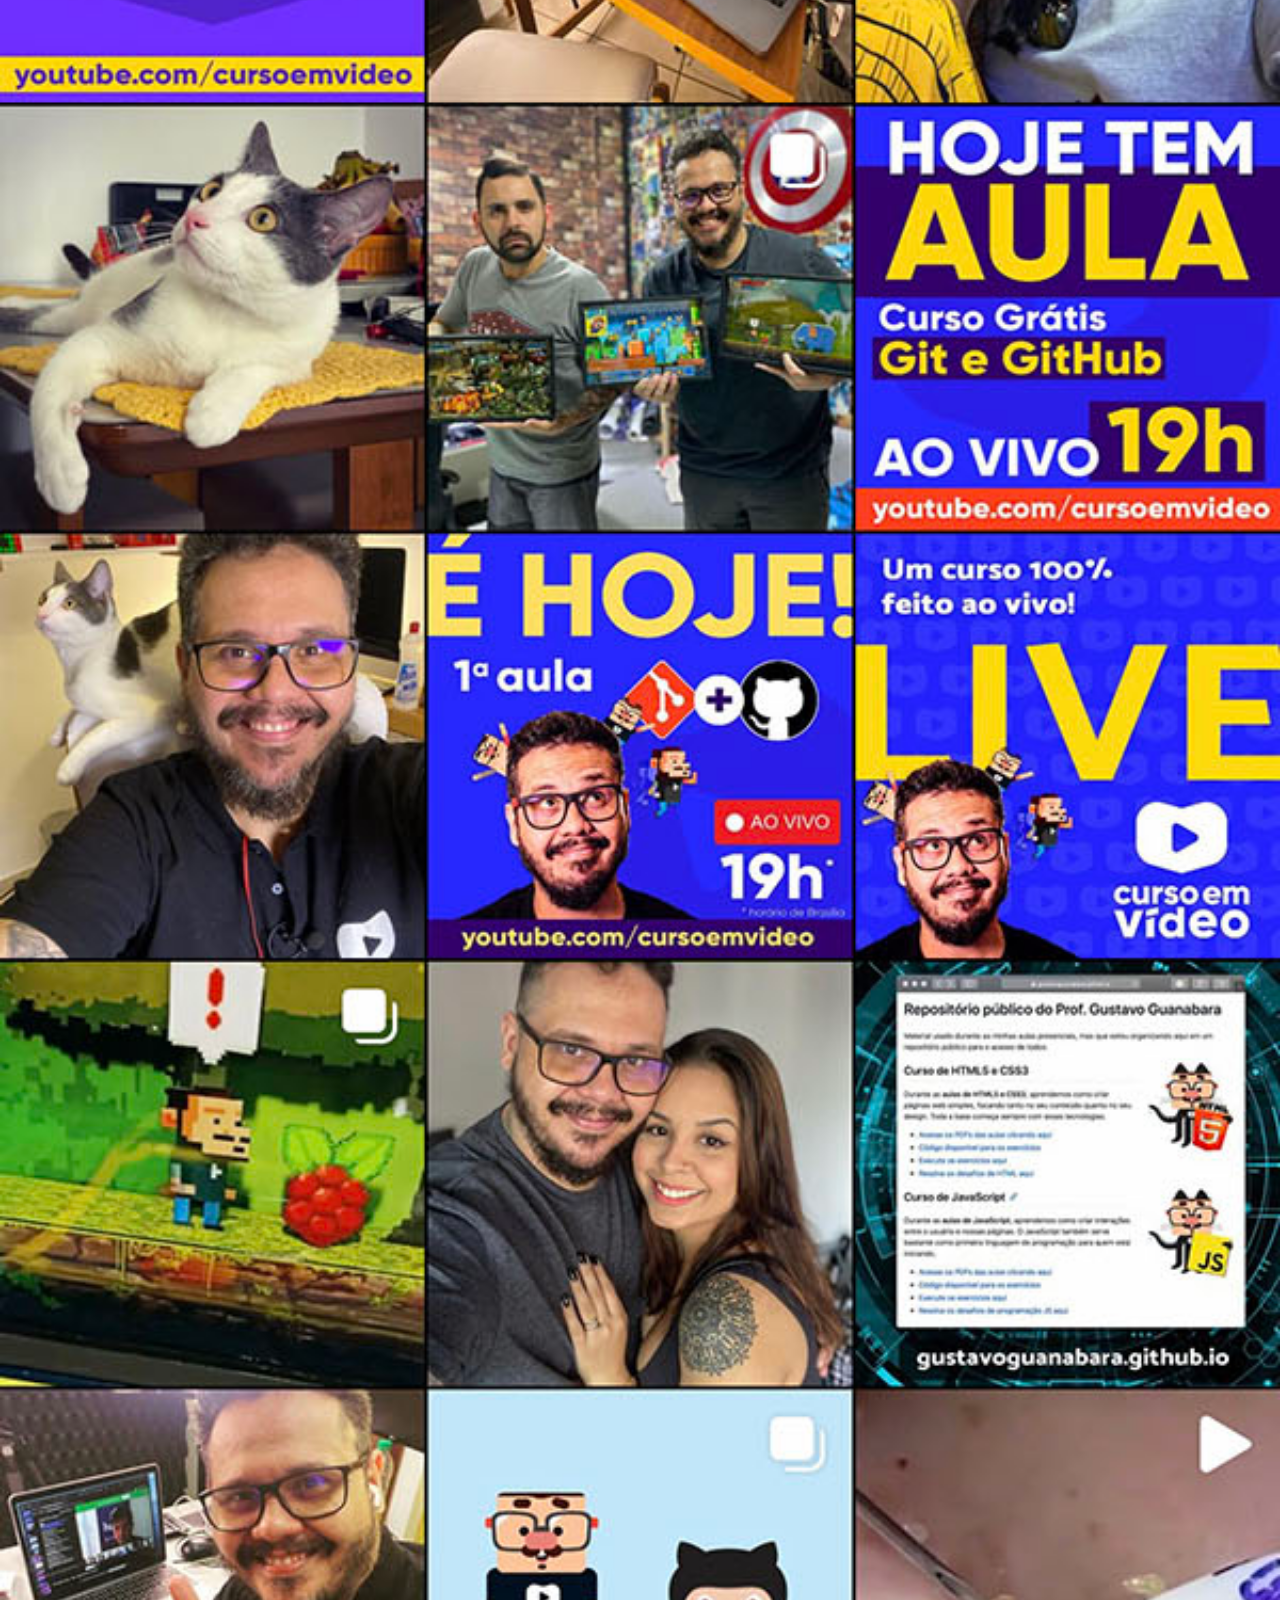
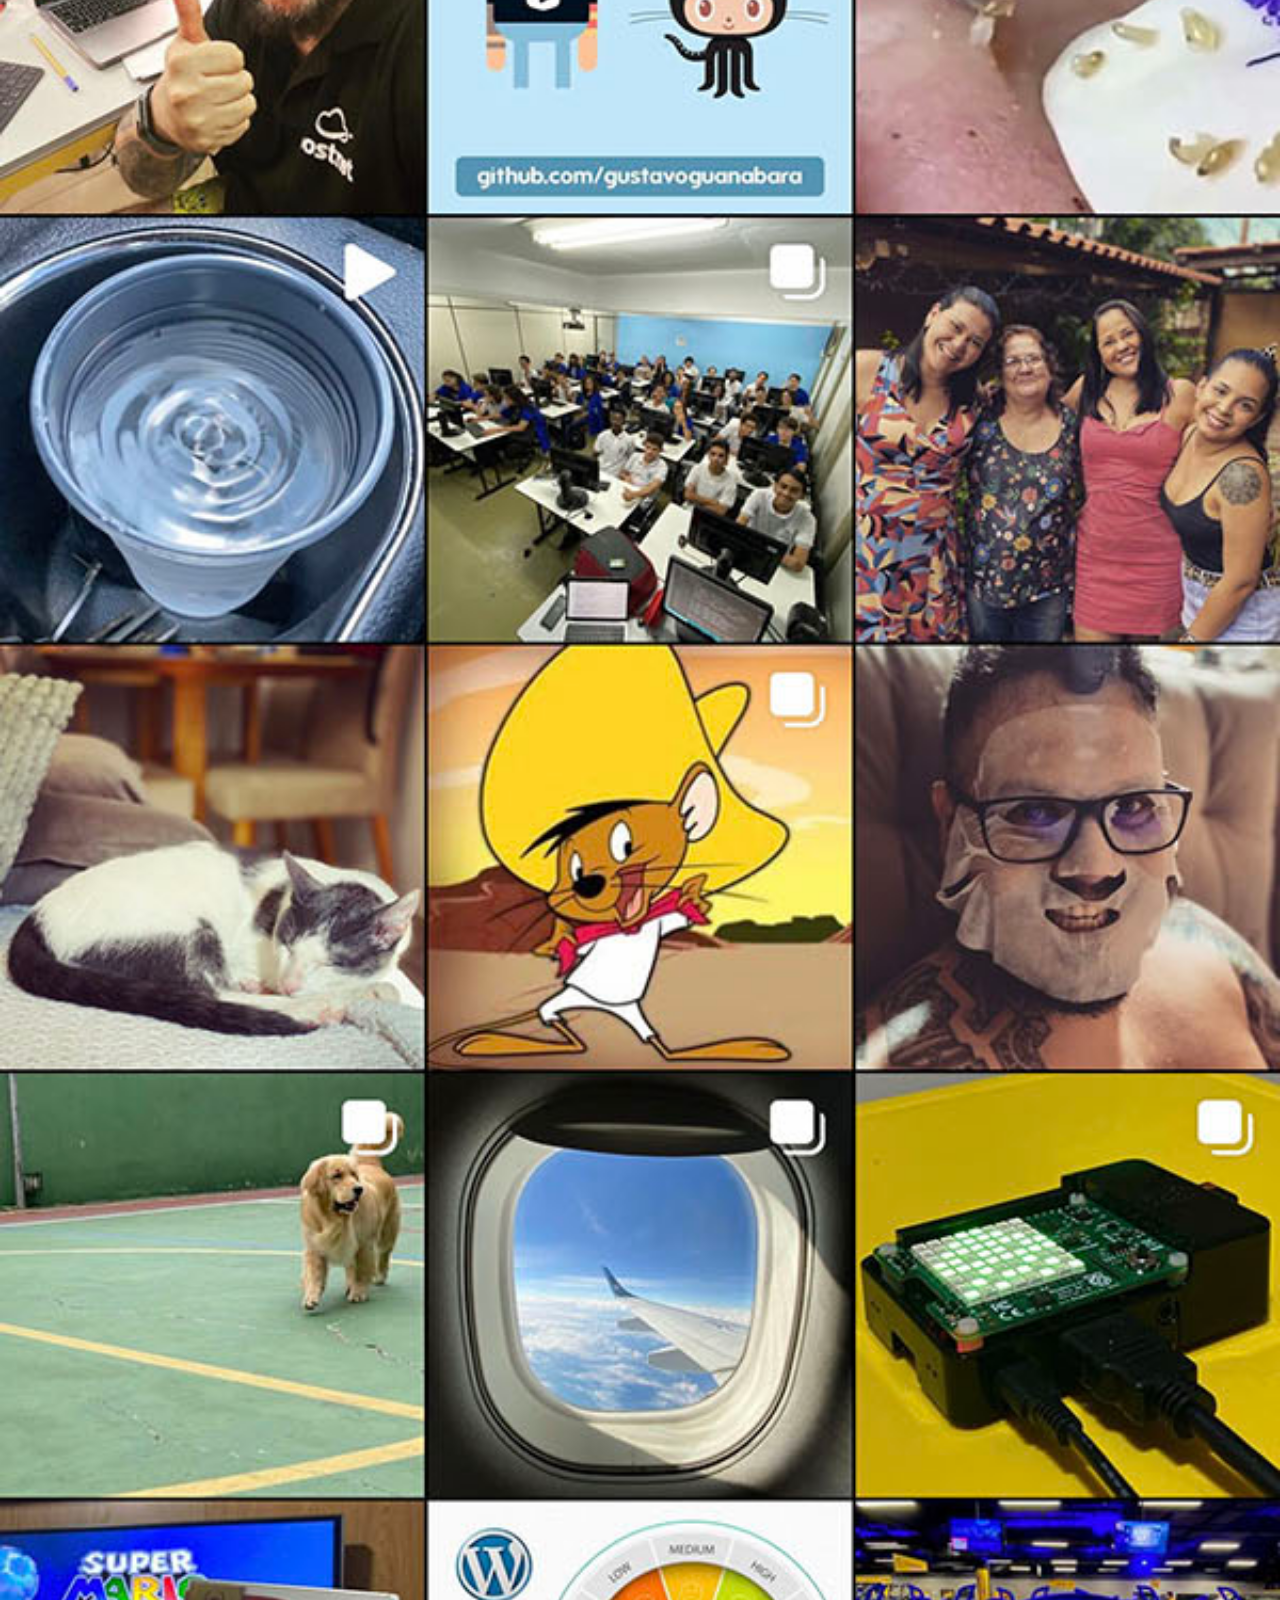
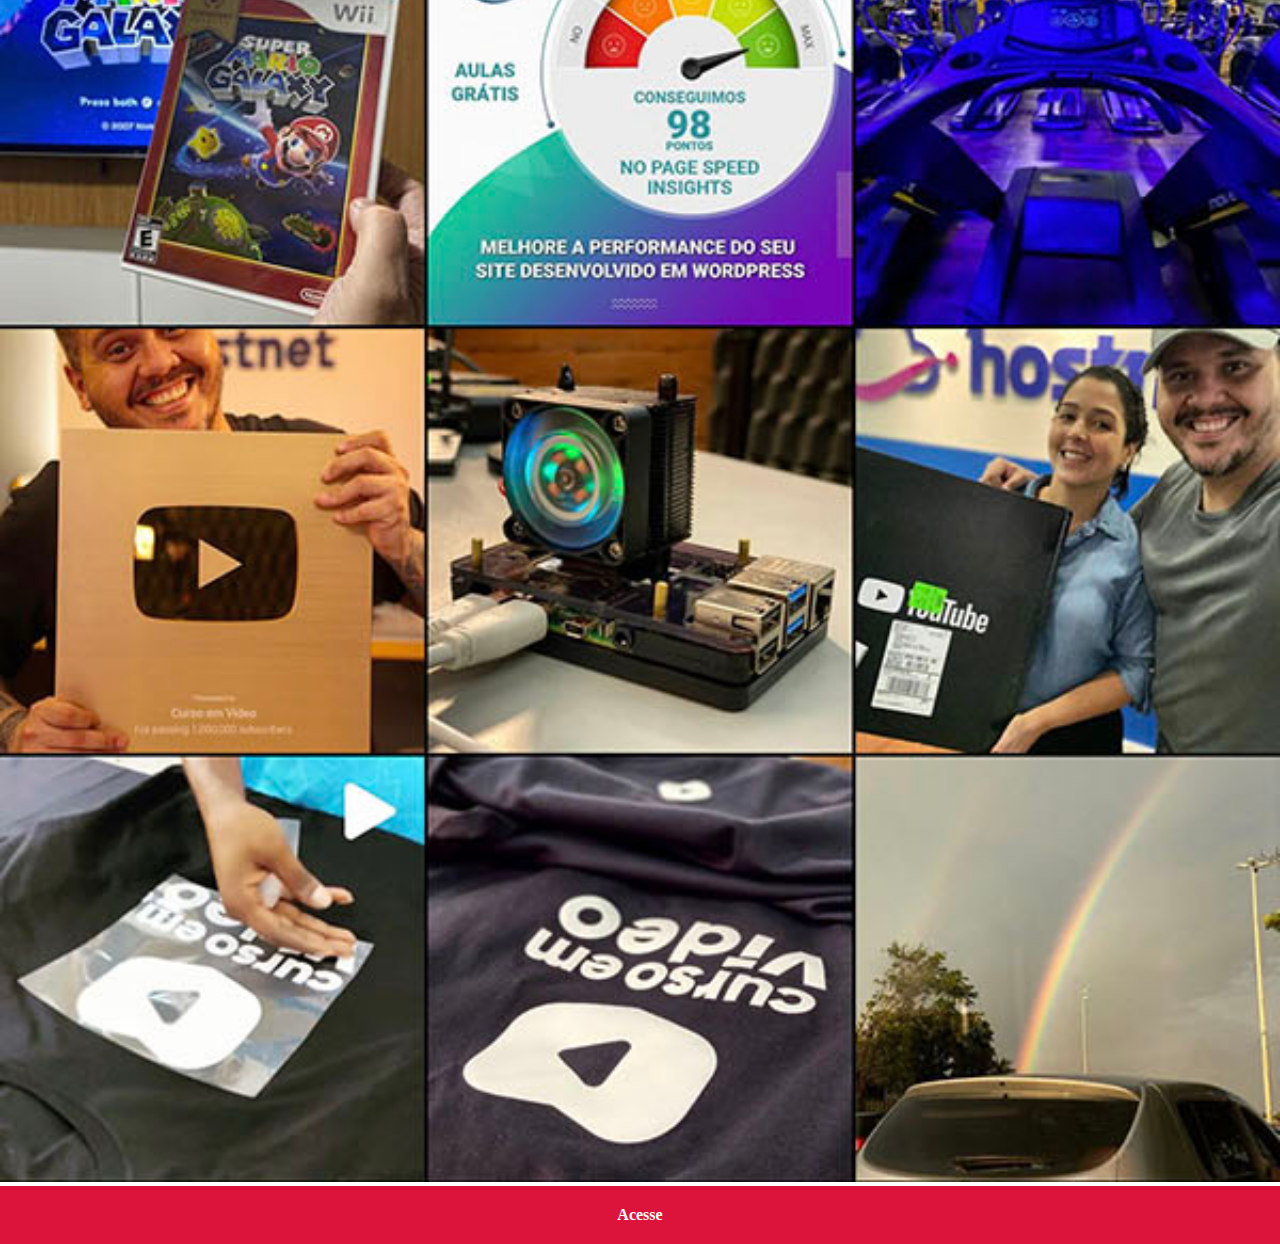
<file: instagram.html>
<!DOCTYPE html>
<html lang="pt-br">
<head>
    <meta charset="UTF-8">
    <meta name="viewport" content="width=device-width, initial-scale=1.0">
    <title>Instagram</title>
    <style>
        * {
            margin: 0px;
            padding: 0px;
            font-family: Cambria, Cochin, Georgia, Times, 'Times New Roman', serif;
        }

        ::-webkit-scrollbar {
            width: 0px;
            height: 0px;
        }

        img {
            width: 100vw;
        }

        a {
            text-decoration: none;
            text-align: center;
            padding: 20px;
            background-color: crimson;
            color: white;
            font-weight: bold;
            display: block;
        }

        a:hover {
            background-color: orangered;
        }
    </style>
</head>
<body>
    <img src="imagens/tela-instagram.jpg" alt="Instagram">
    <a href="https://www.instagram.com/gustavoguanabara/" target="_blank" rel="external">Acesse</a>
</body>
</html>
</file>
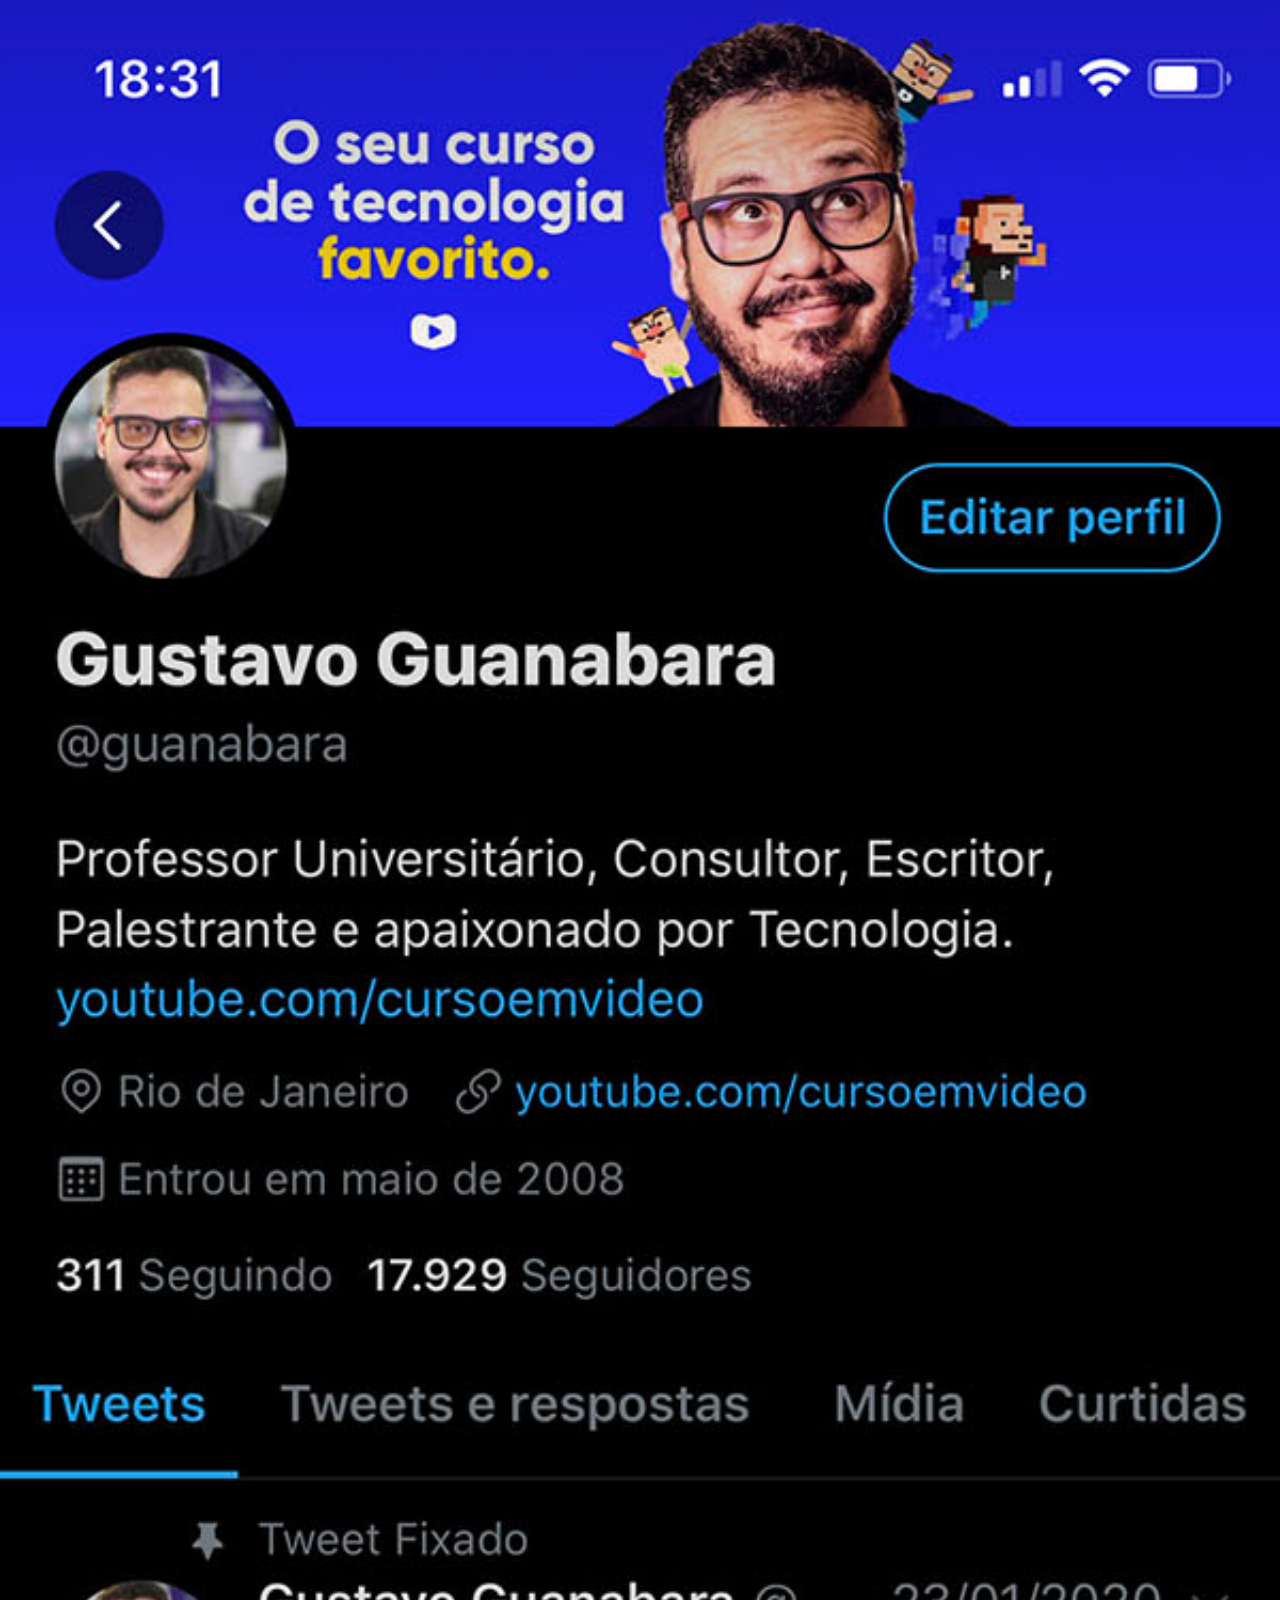
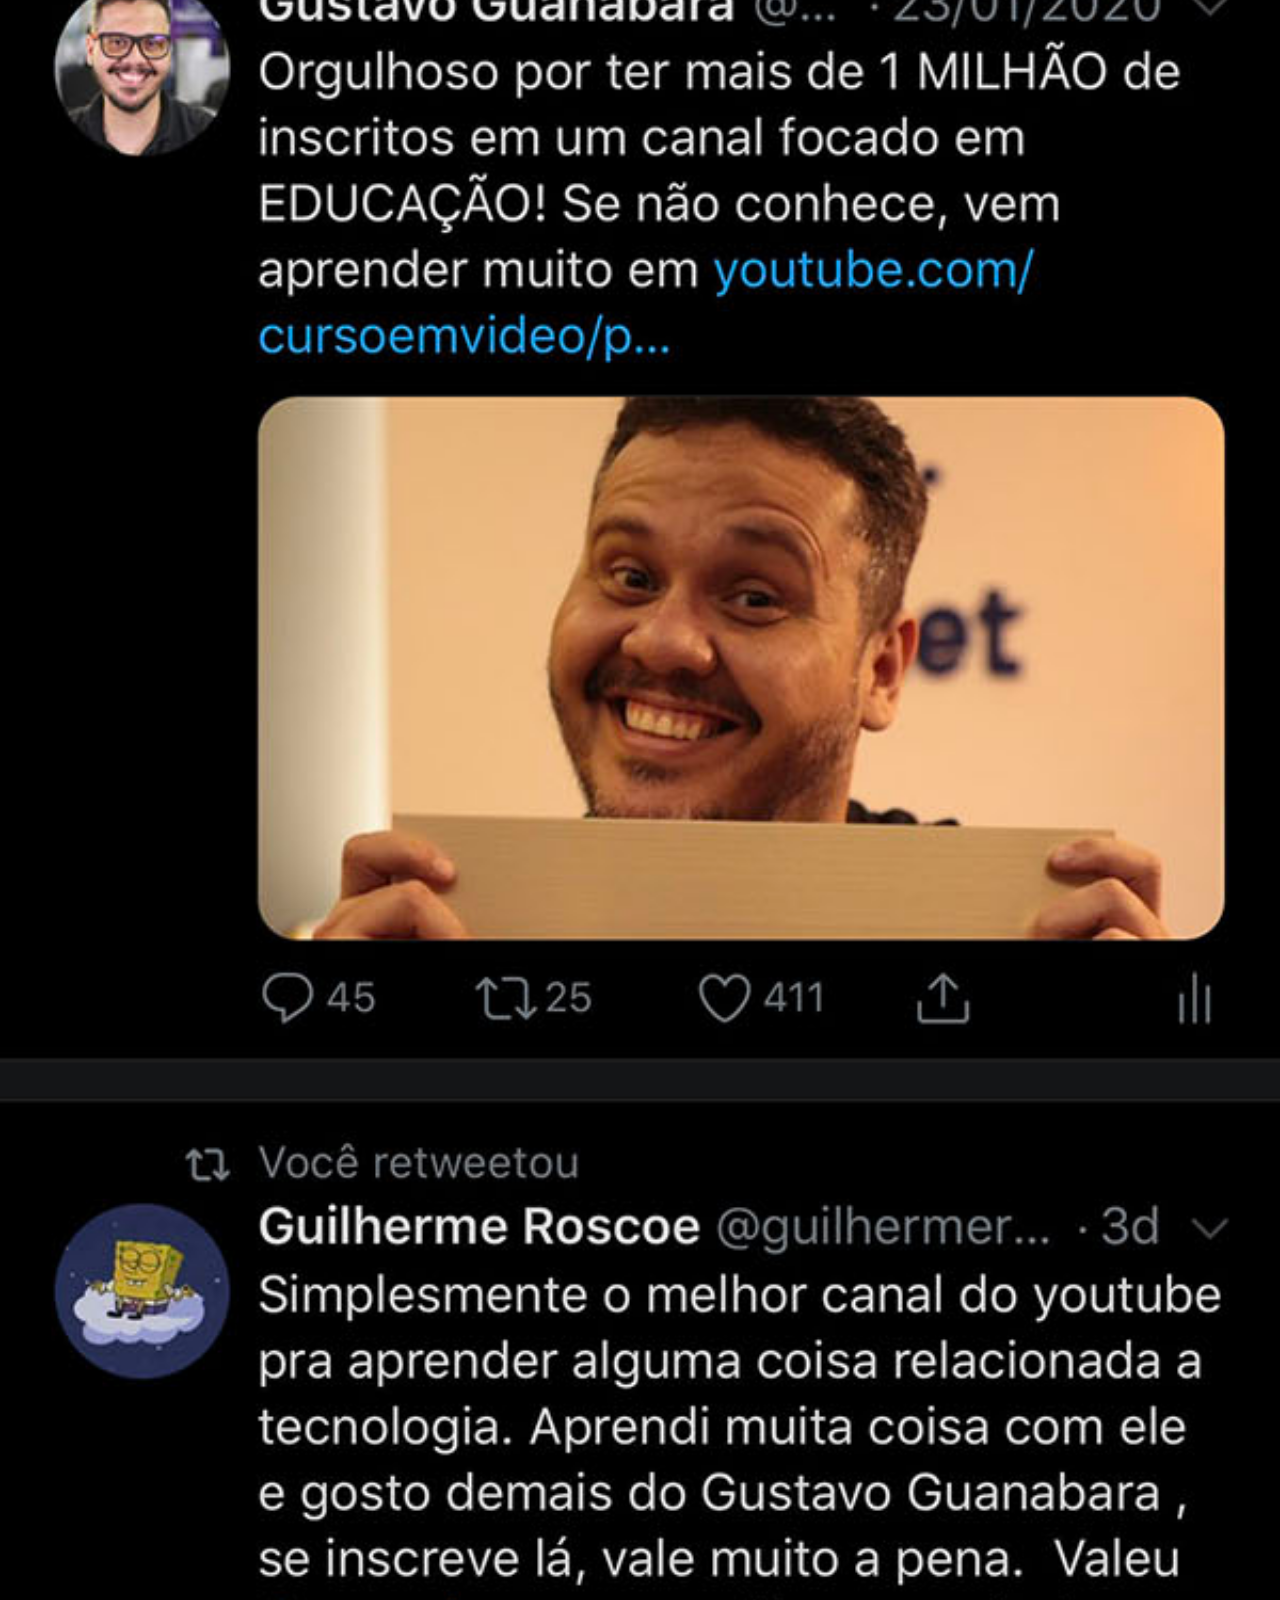
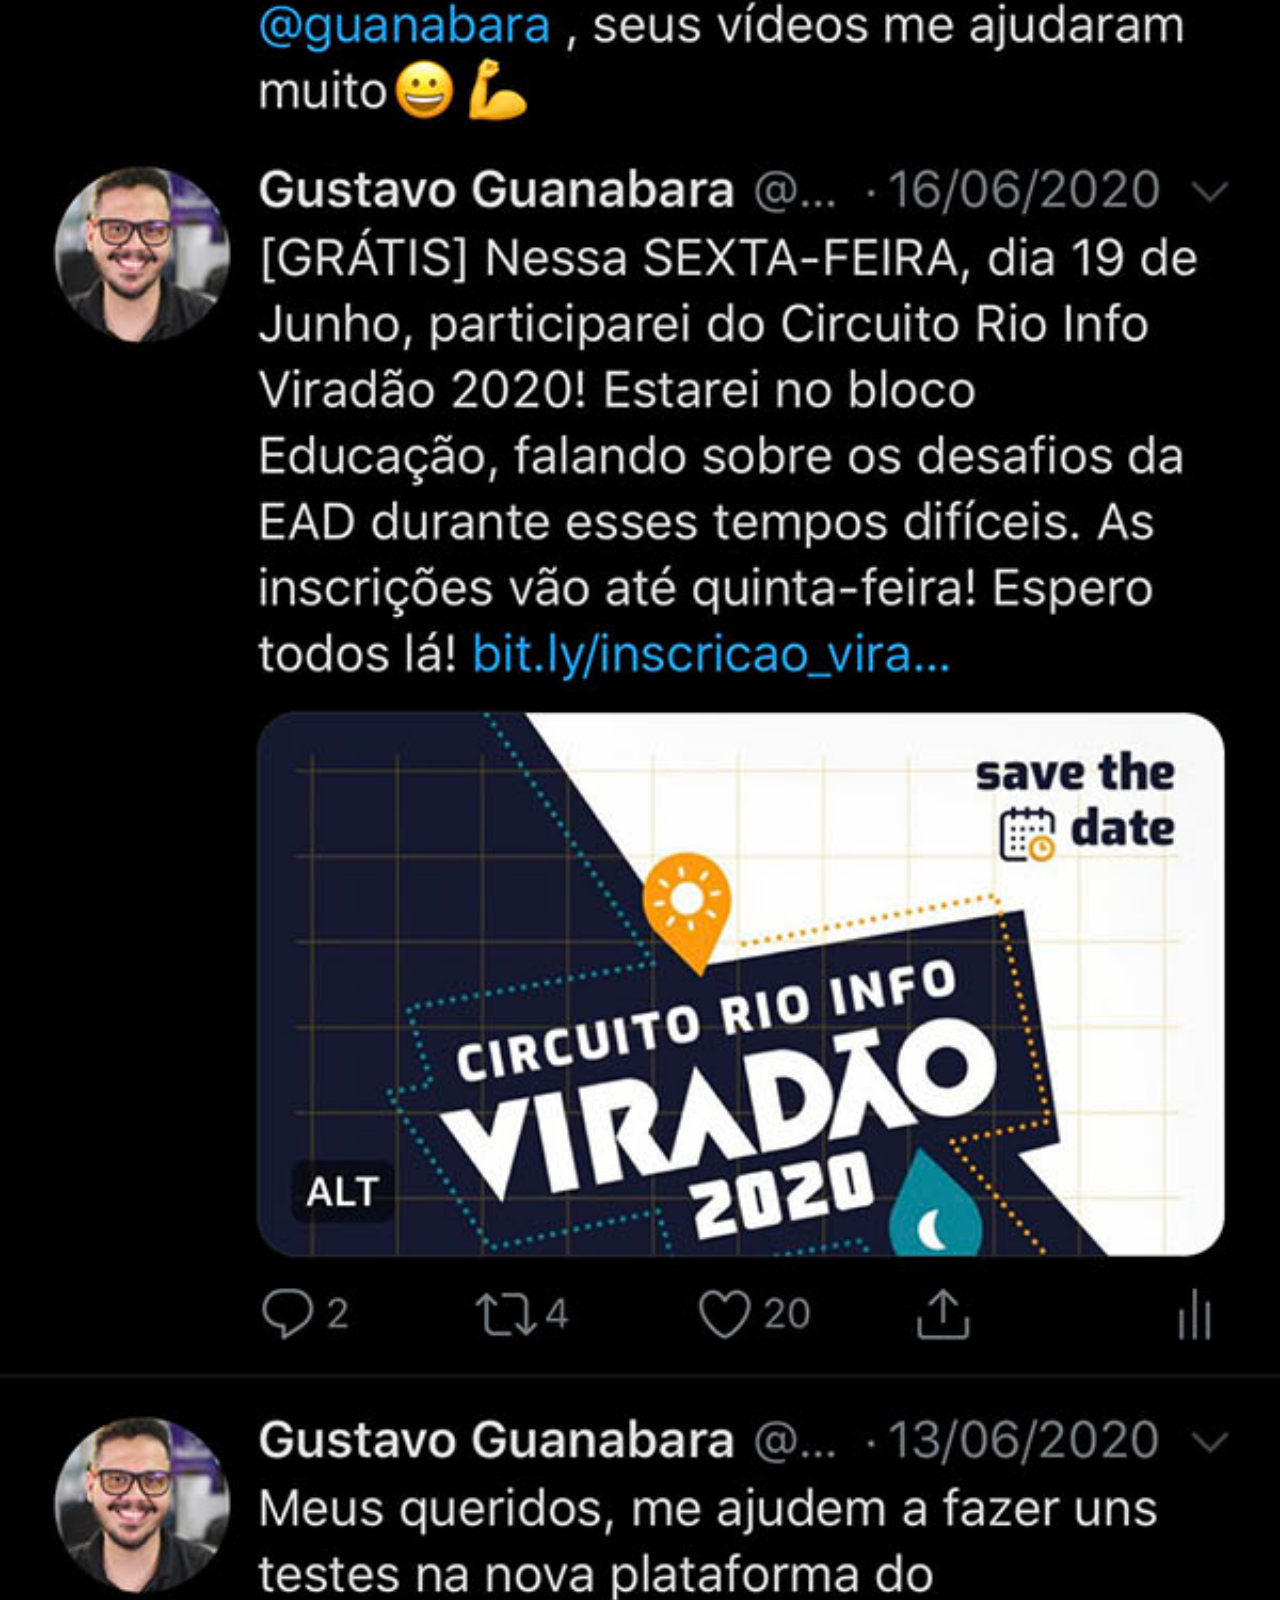
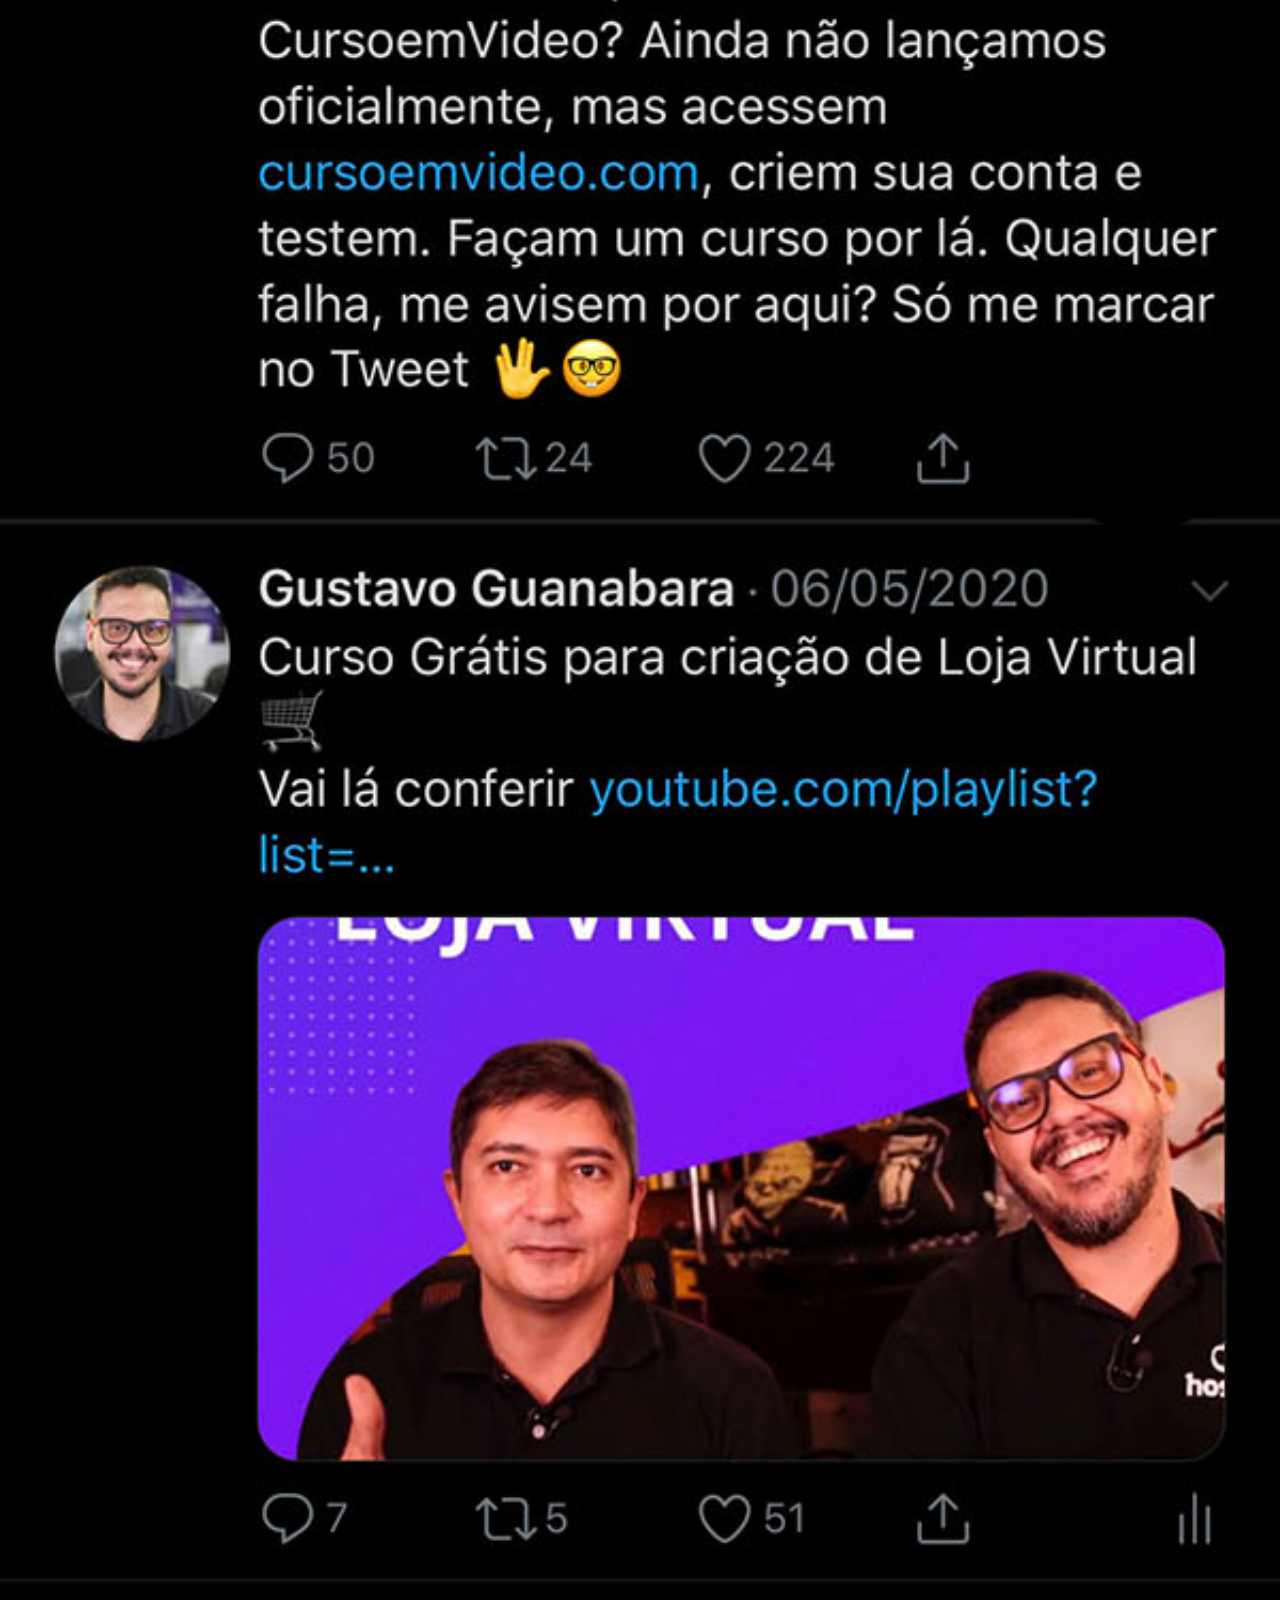
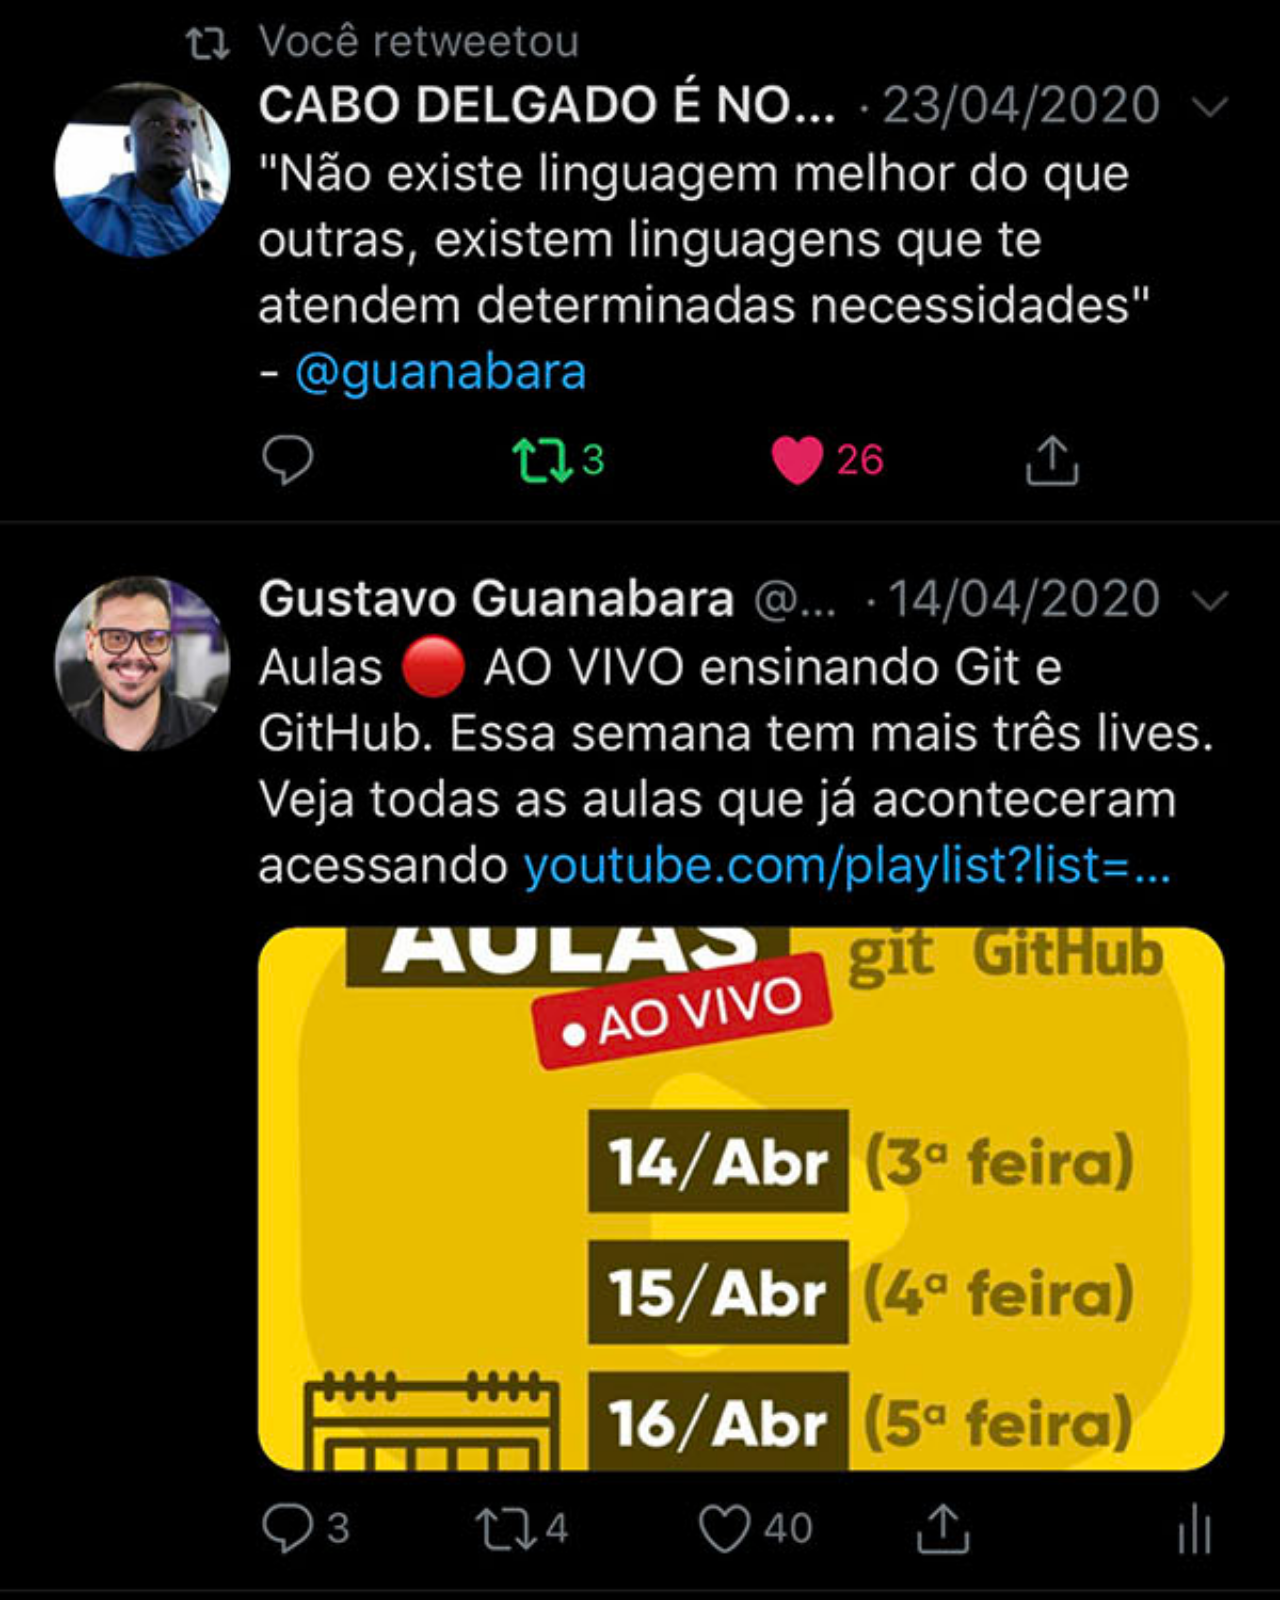
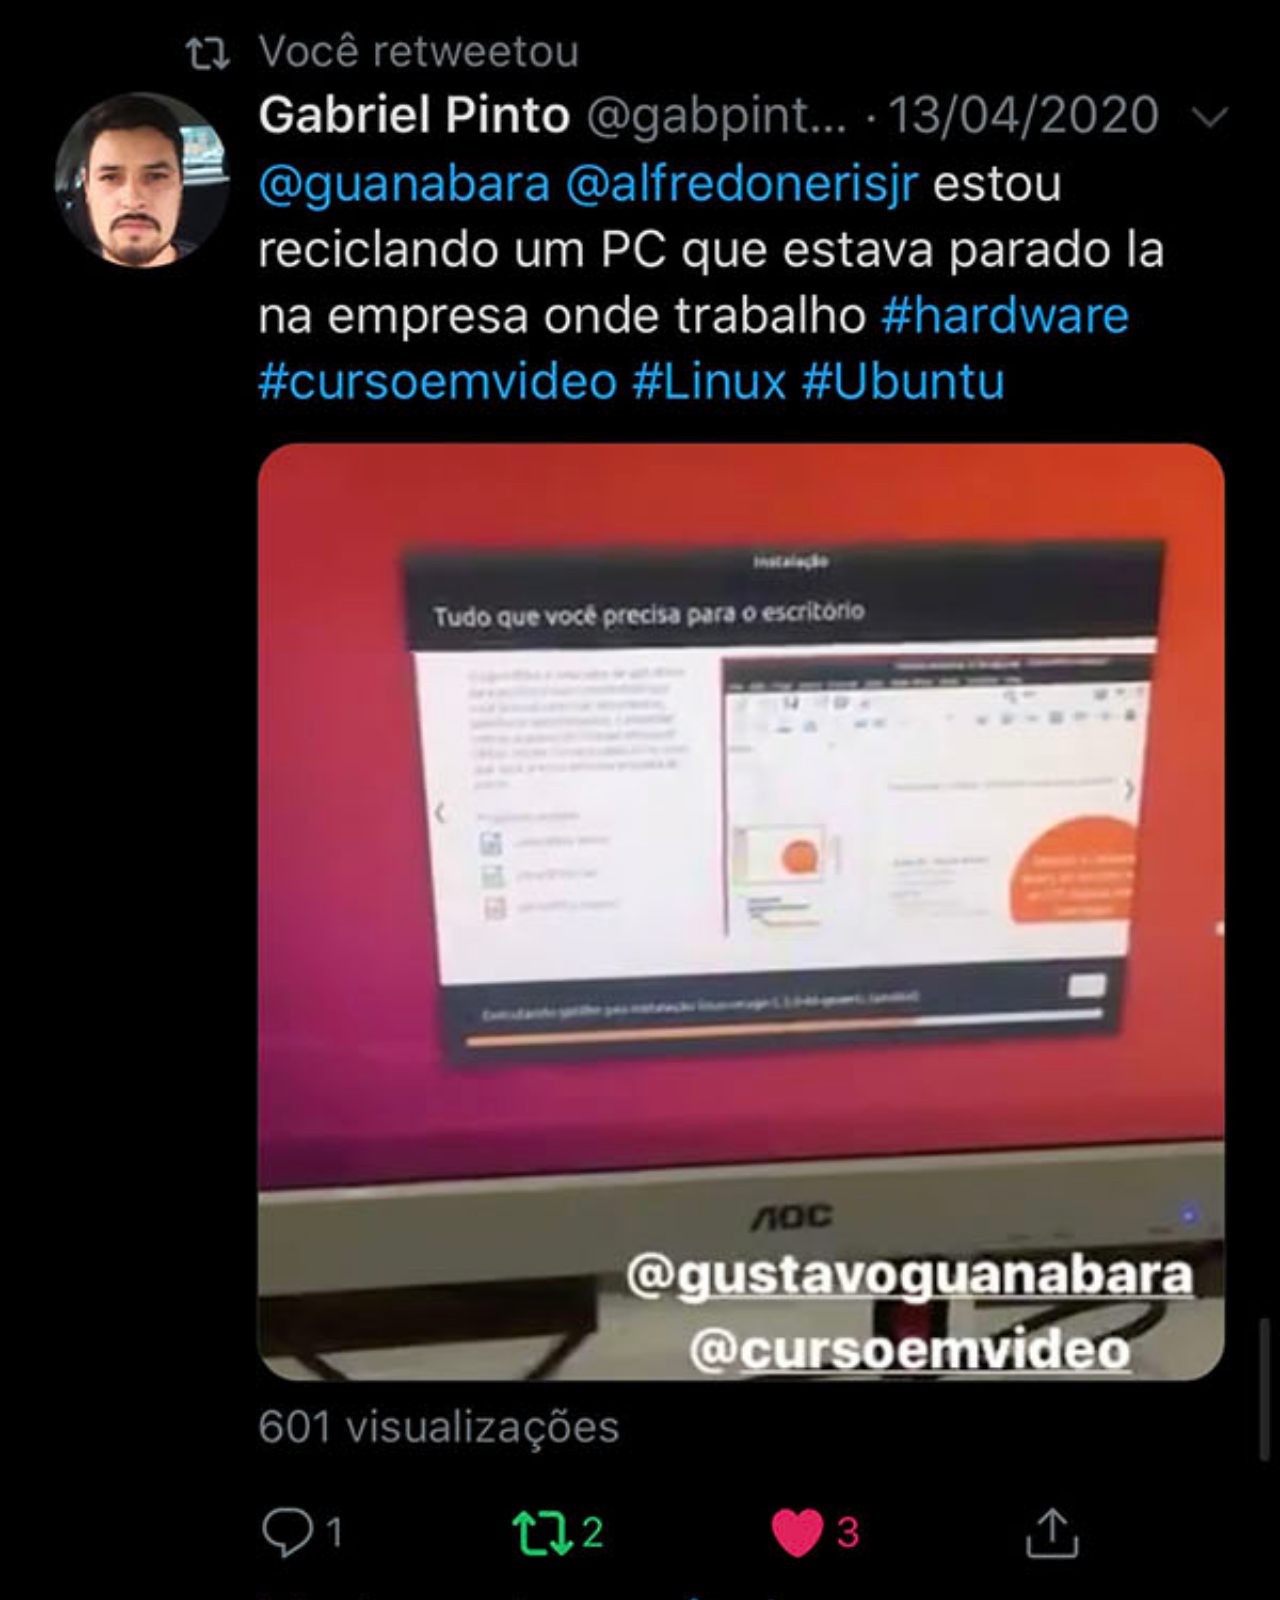
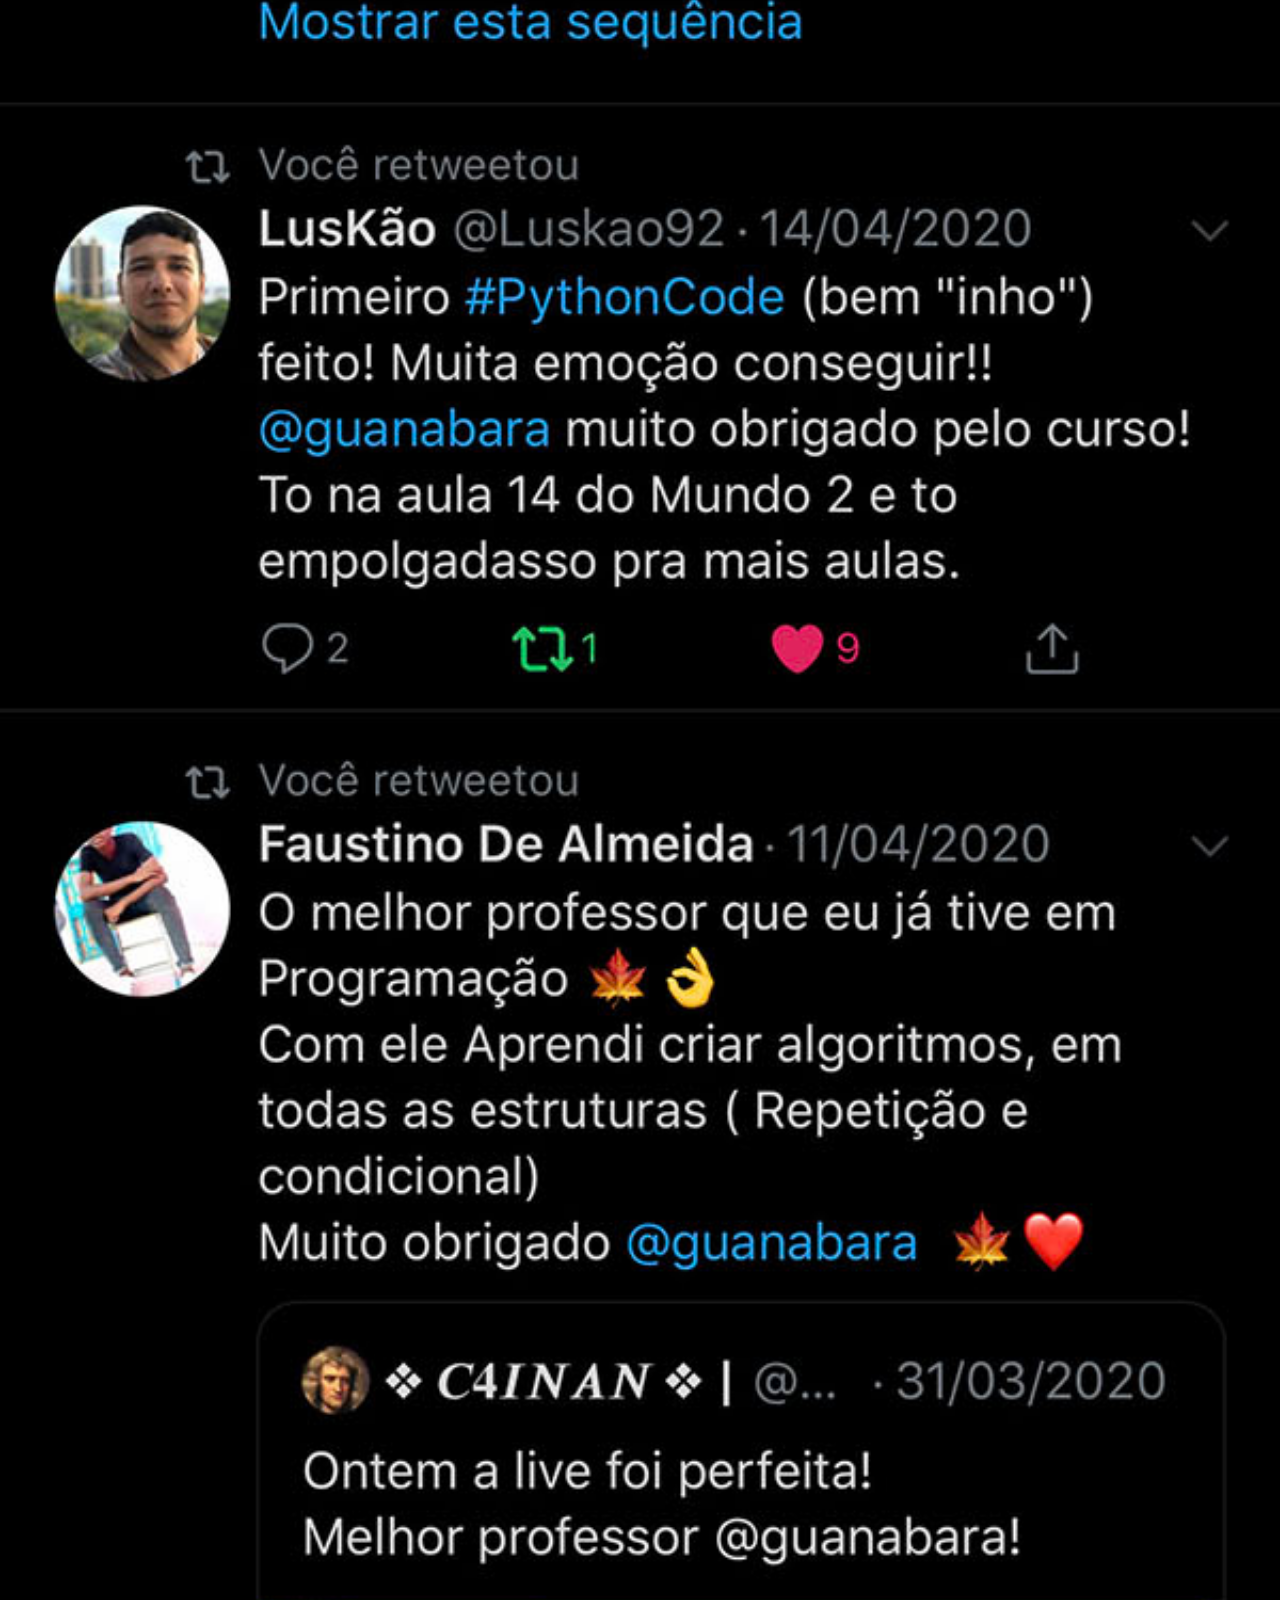
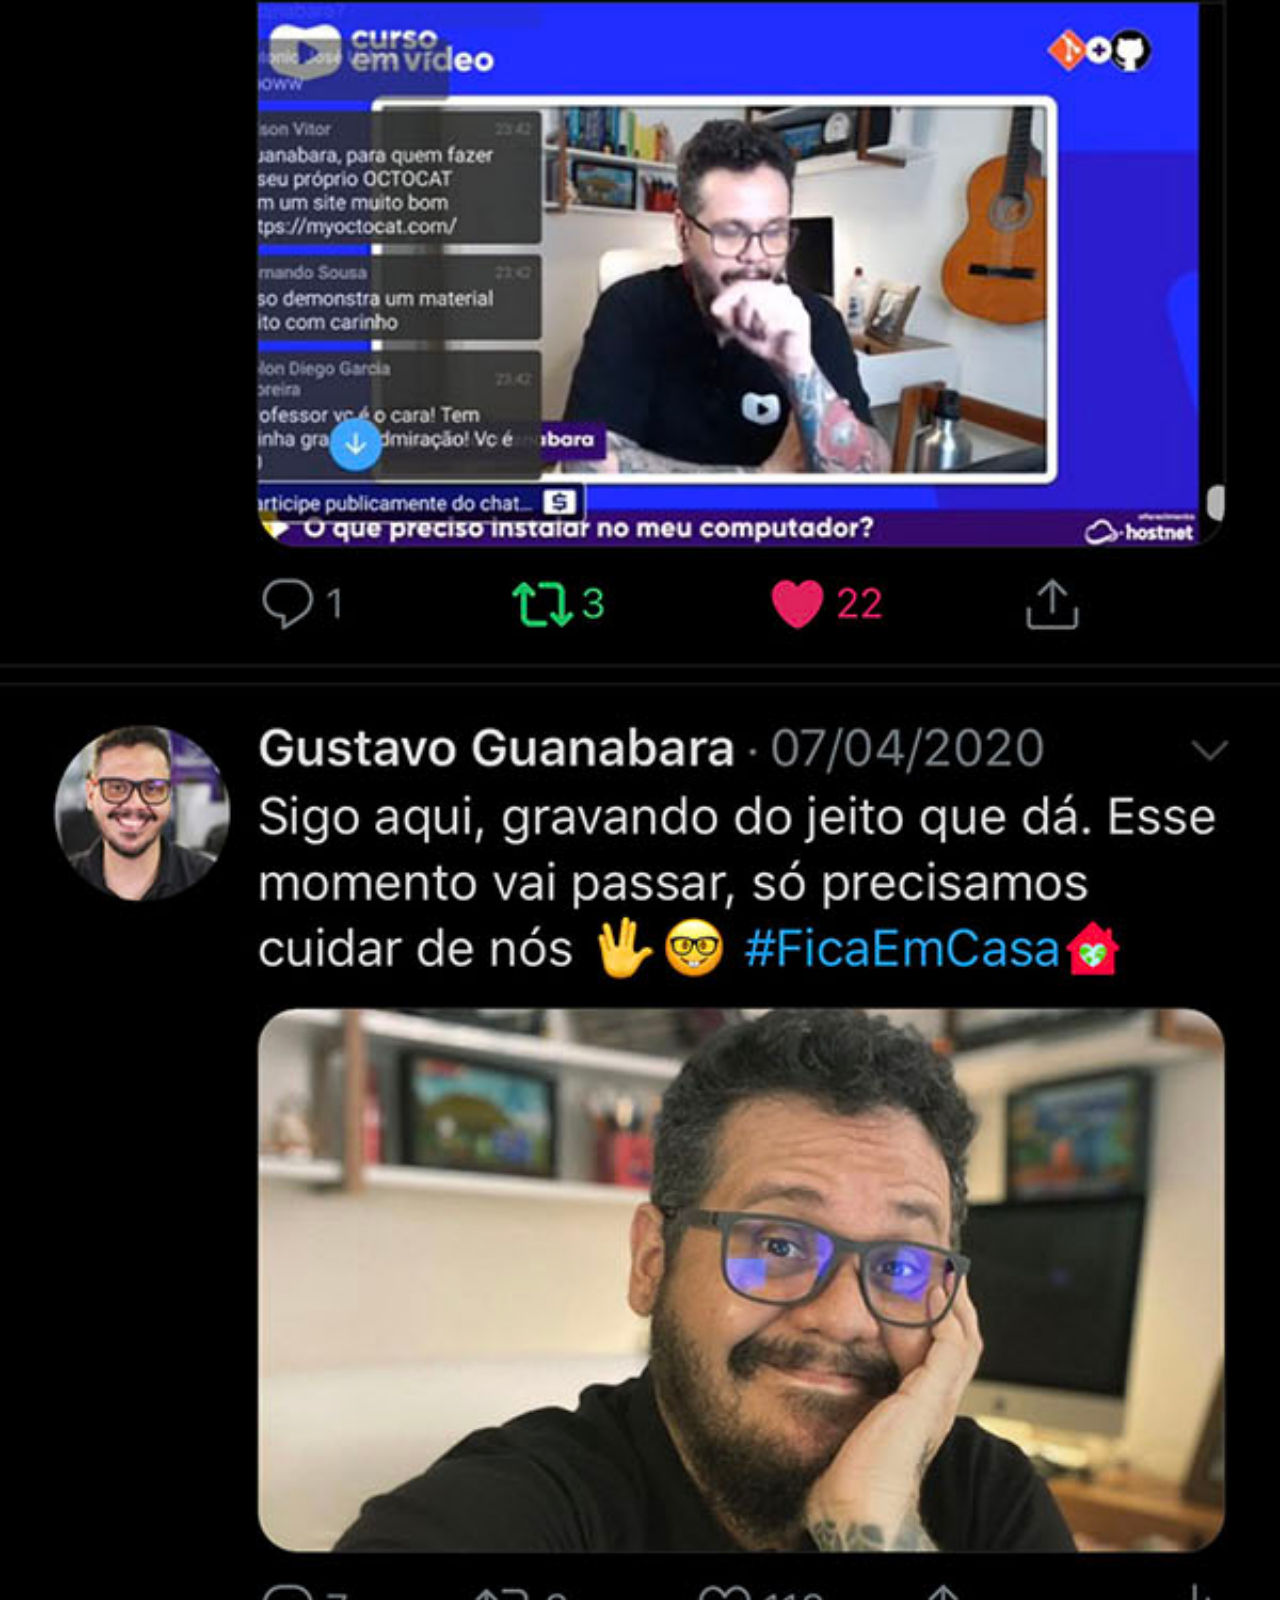
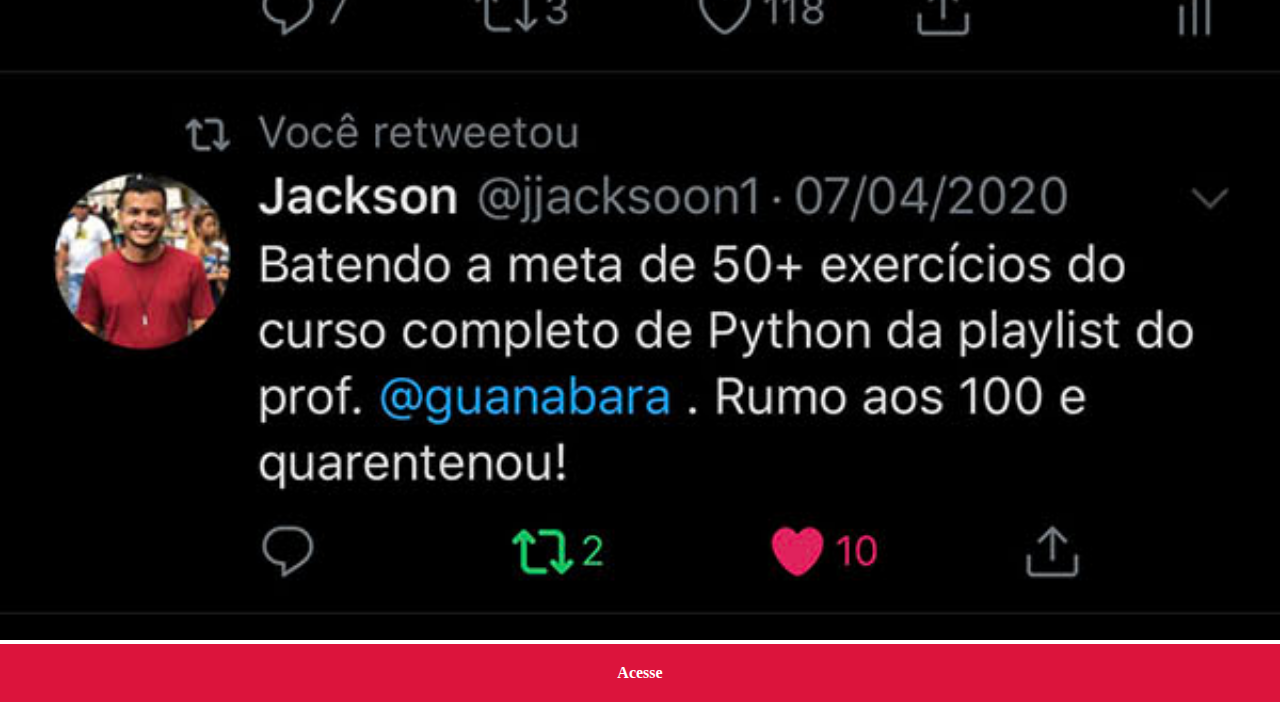
<file: twitter.html>
<!DOCTYPE html>
<html lang="pt-br">
<head>
    <meta charset="UTF-8">
    <meta name="viewport" content="width=device-width, initial-scale=1.0">
    <title>Twitter</title>
    <style>
        * {
            margin: 0px;
            padding: 0px;
            font-family: Cambria, Cochin, Georgia, Times, 'Times New Roman', serif;
        }

        ::-webkit-scrollbar {
            width: 0px;
            height: 0px;
        }

        img {
            width: 100vw;
        }

        a {
            display: block;
            background-color: crimson;
            font-weight: bold;
            text-decoration: none;
            text-align: center;
            padding: 20px;
            color: white;
        }

        a:hover {
            background-color: orangered;
        }
    </style>
</head>
<body>
    <img src="imagens/tela-twitter.jpg" alt="Twitter">
    <a href="https://x.com/guanabara" target="_blank" rel="external">Acesse</a>
</body>
</html>
</file>
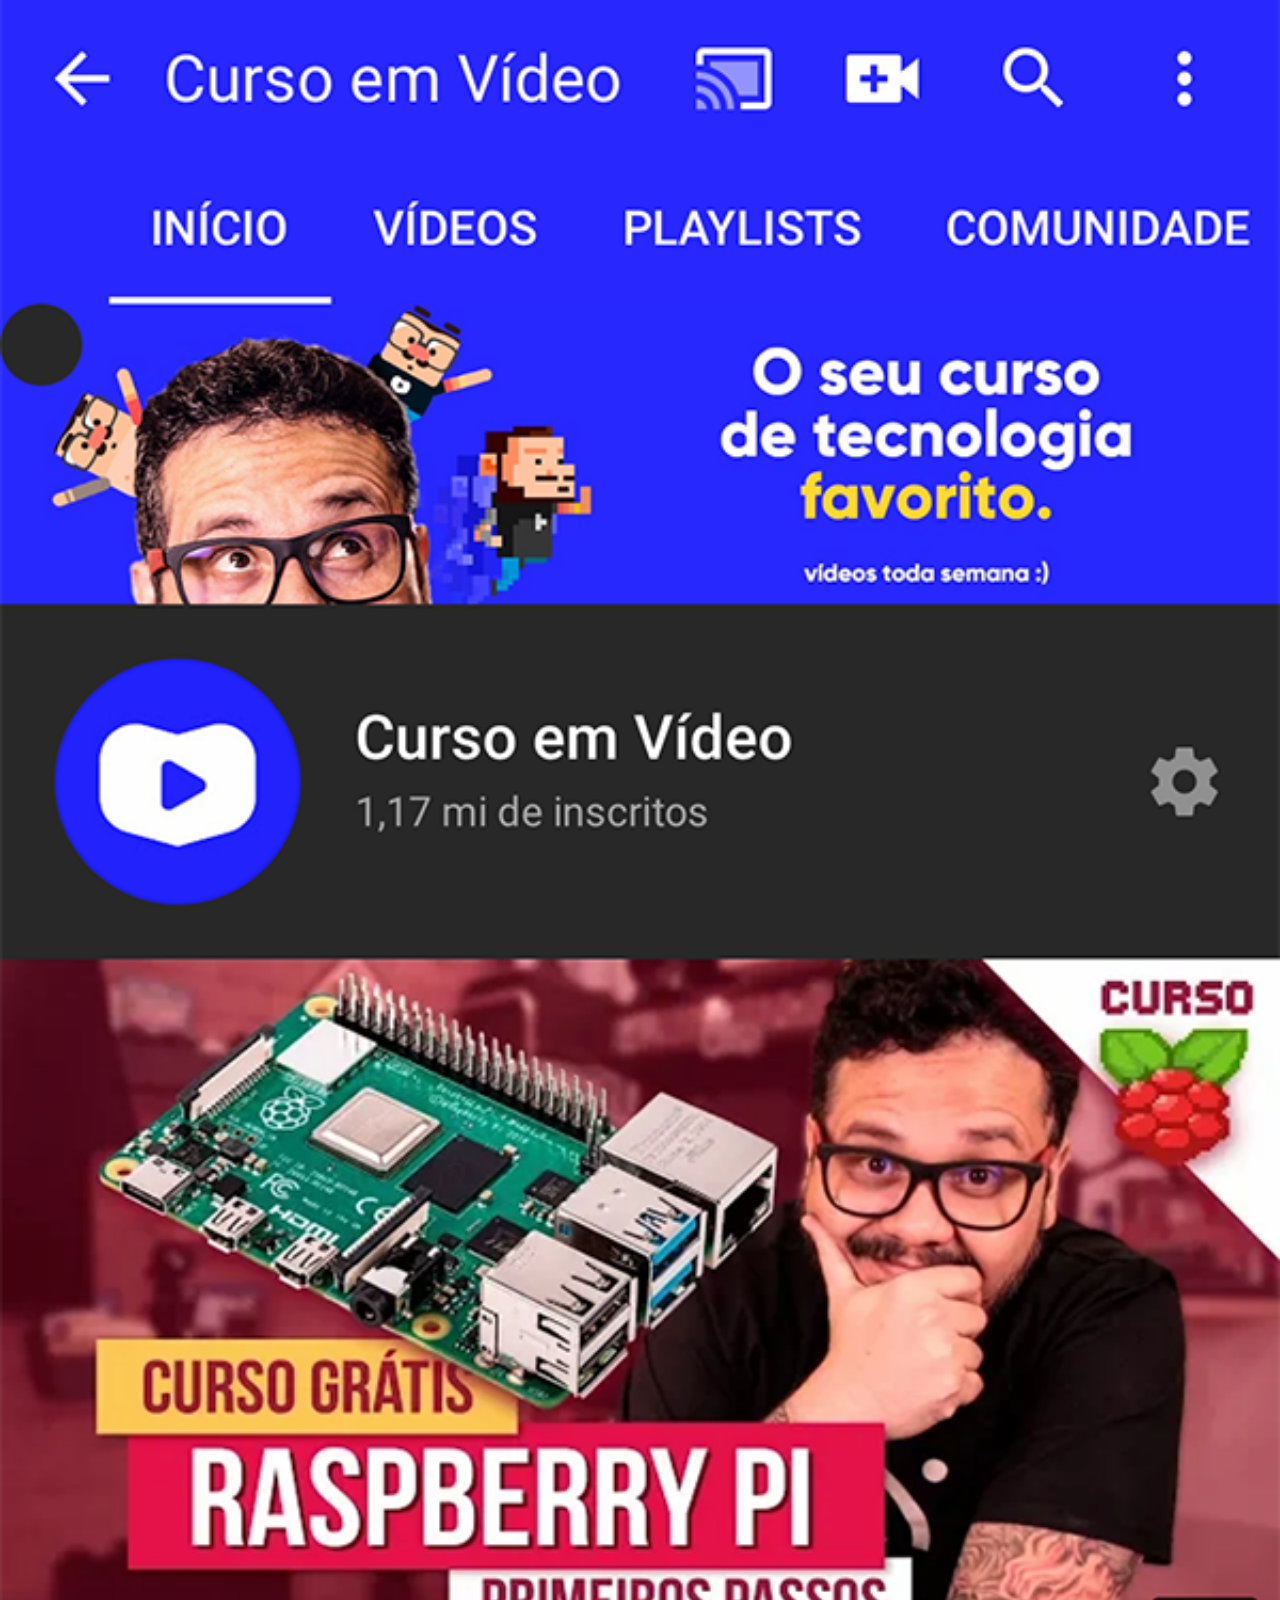
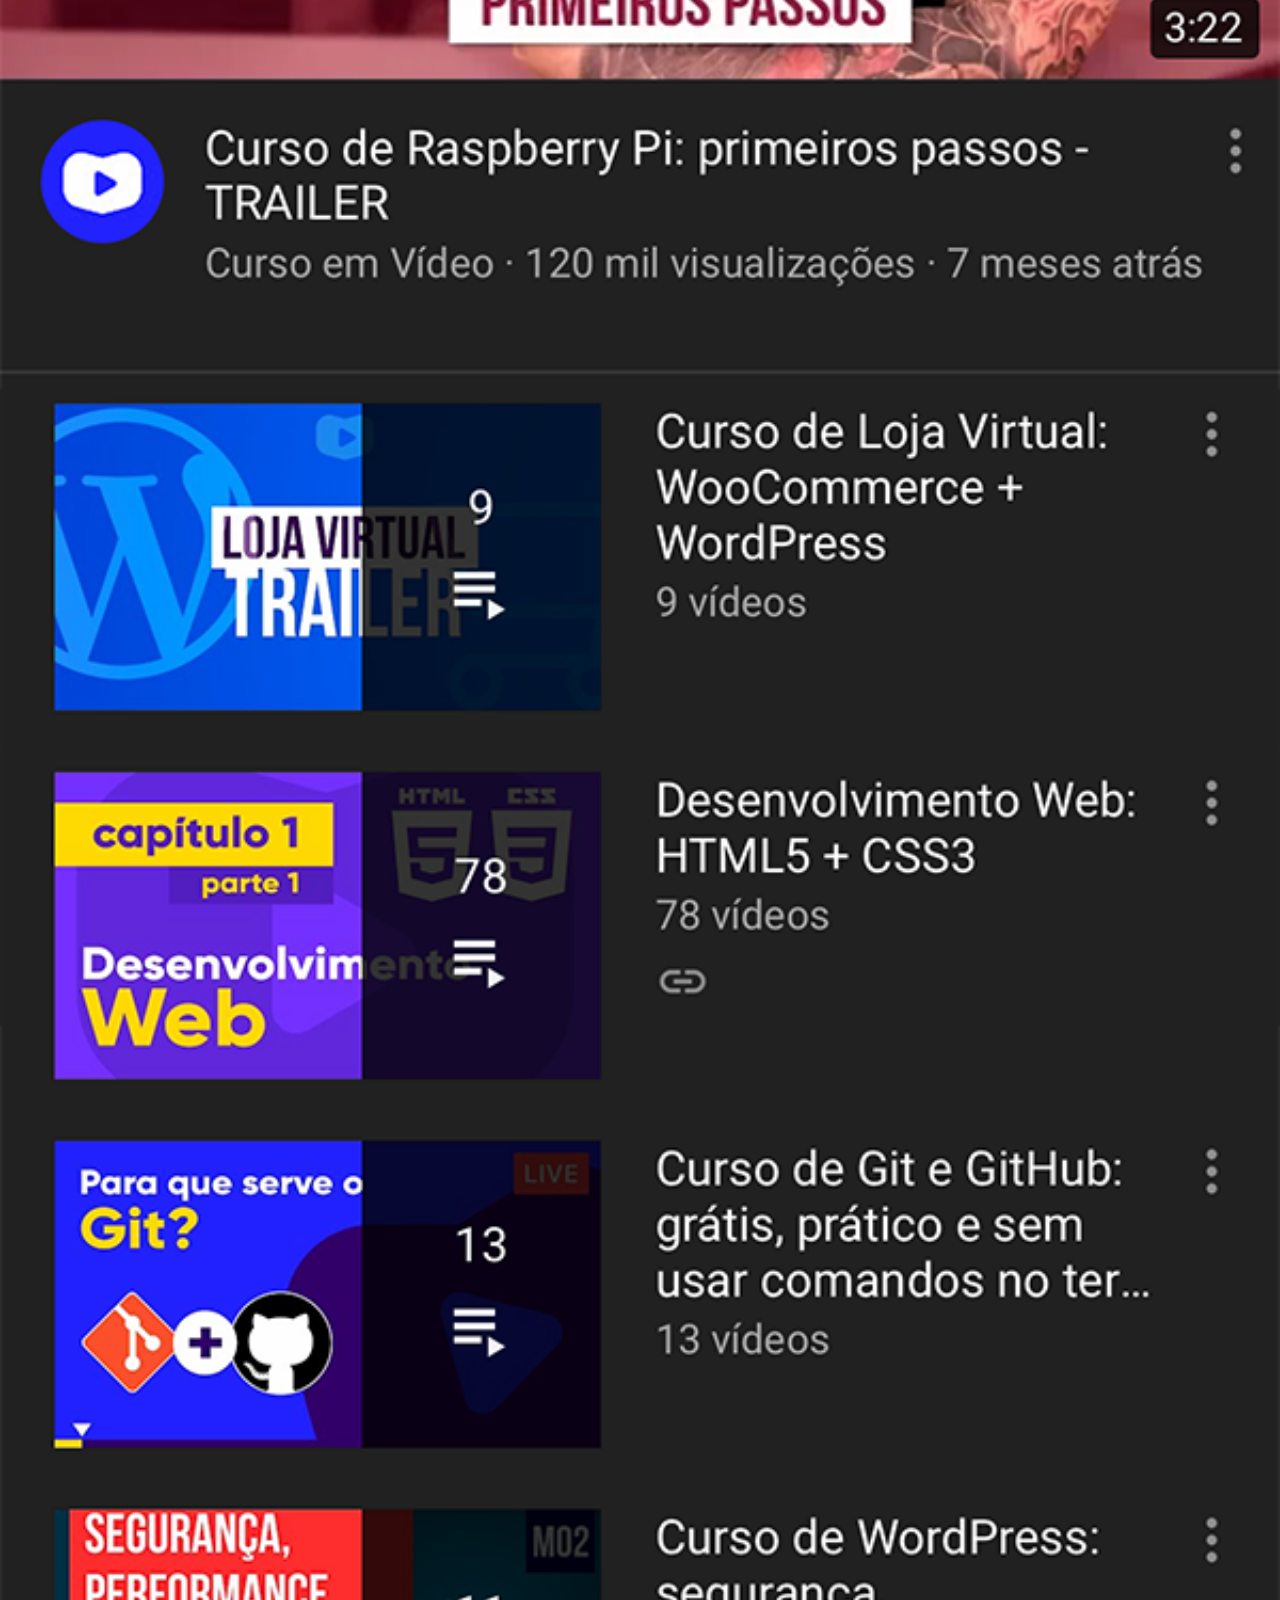
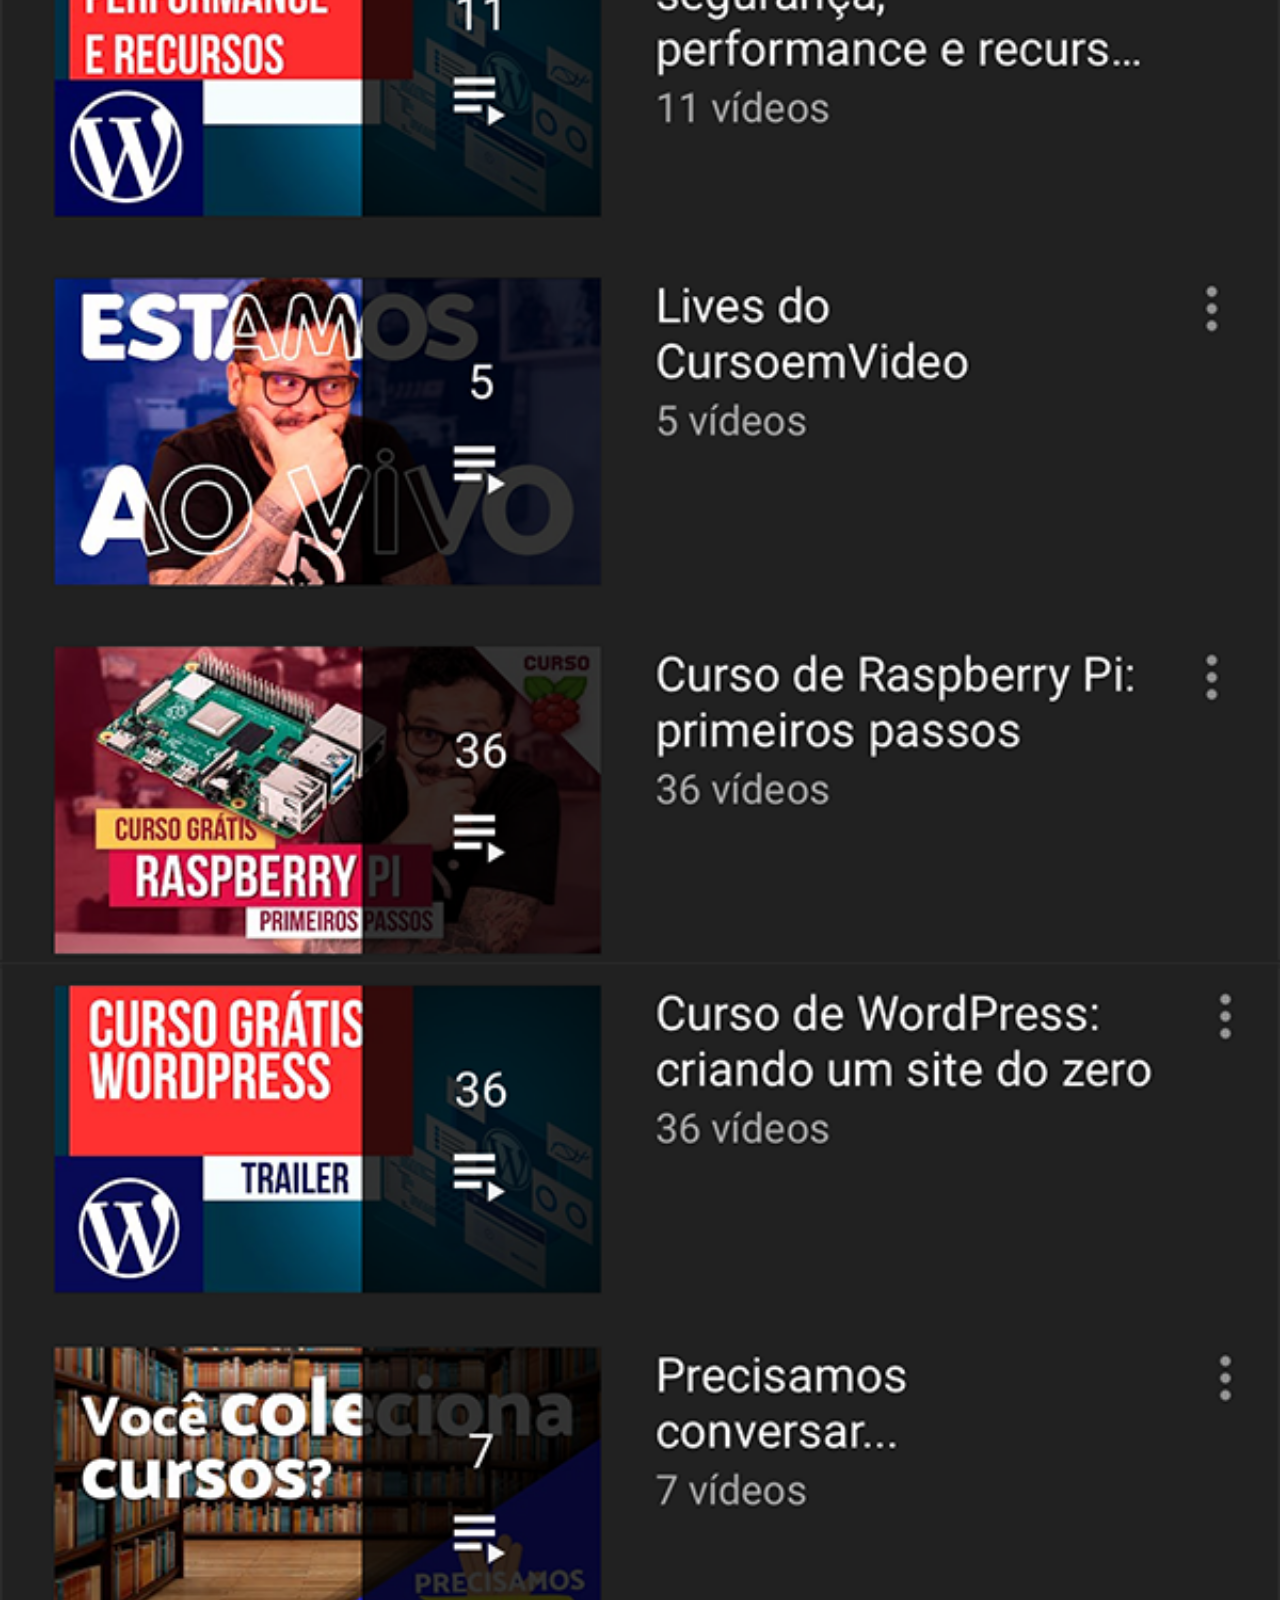
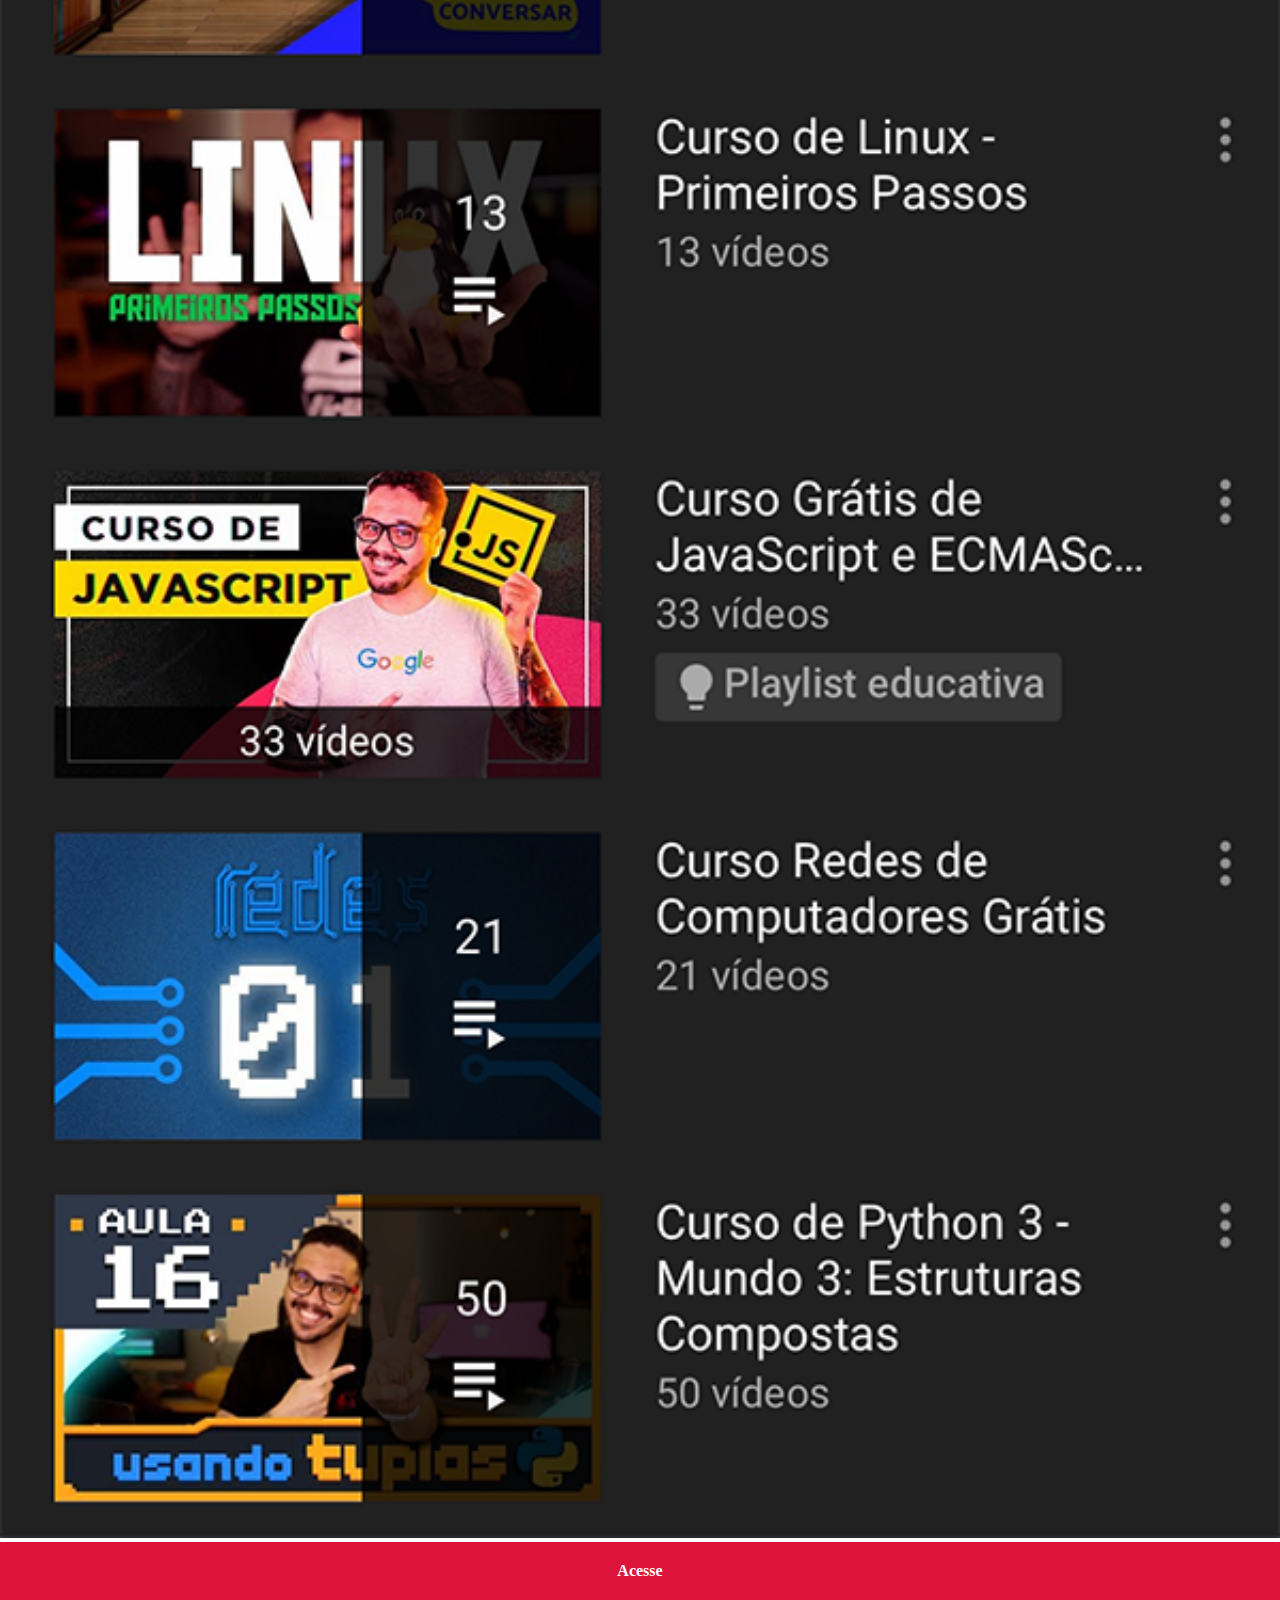
<file: youtube.html>
<!DOCTYPE html>
<html lang="pt-br">
<head>
    <meta charset="UTF-8">
    <meta name="viewport" content="width=device-width, initial-scale=1.0">
    <title>YouTube</title>
    <style>
        * {
            margin: 0px;
            padding: 0px;
            font-family: Cambria, Cochin, Georgia, Times, 'Times New Roman', serif;
        }

        ::-webkit-scrollbar {
            width: 0px;
            height: 0px;
        }

        img {
            width: 100vw;
        }

        a {
            display: block;
            background-color: crimson;
            padding: 20px;
            text-align: center;
            font-weight: bold;
            text-decoration: none;
            color:  white;
        }

        a:hover {
            background-color: orangered;
        }
    </style>
</head>
<body>
    <img src="imagens/tela-youtube.png" alt="YouTube">
    <a href="https://www.youtube.com/c/CursoemV%C3%ADdeo" target="_blank" rel="external">Acesse</a>
</body>
</html>
</file>
<file: estilos/style.css>
* {
    margin: 0;
    padding: 0;
    font-family: Cambria, Cochin, Georgia, Times, 'Times New Roman', serif;
}

html, body {
    height: 100vh;
    width: 100vw;
    background-color: black;
}

body {
    background: url("../imagens/fundo-madeira.jpg") no-repeat top center;
    background-size: cover;
    background-attachment: fixed;
}

main {
    position: relative;
    height: 100vh;
}

iframe#tela {
    position: relative;
    top: 80px;
    left: 21px;
    width: 269px;
    height: 473px
}

section#telefone {
    position: absolute;
    left: 50%;
    top: 50%;
    transform: translate(-50%, -50%);
    height: 627px;
    width: 311px;
    background-color: darkslategrey;
    background: url("../imagens/frame-iphone.png");
    background-repeat: no-repeat;
}

section#redes-sociais {
    text-align: right;
}

section > a > img {
    height: 50px;
    border-radius: 50%;
    margin: 10px;
    box-shadow: 2px 2px 6px rgba(0, 0, 0, 0.4);
    box-sizing: border-box;
}

section > a > img:hover {
    transform: translate(-3px, -3px);
    border: 2px solid rgba(255, 255, 255, 0.637);
    box-shadow: 5px 5px 9px rgba(0, 0, 0, 0.4);
    transition: transform 0.2s;
}
</file>
